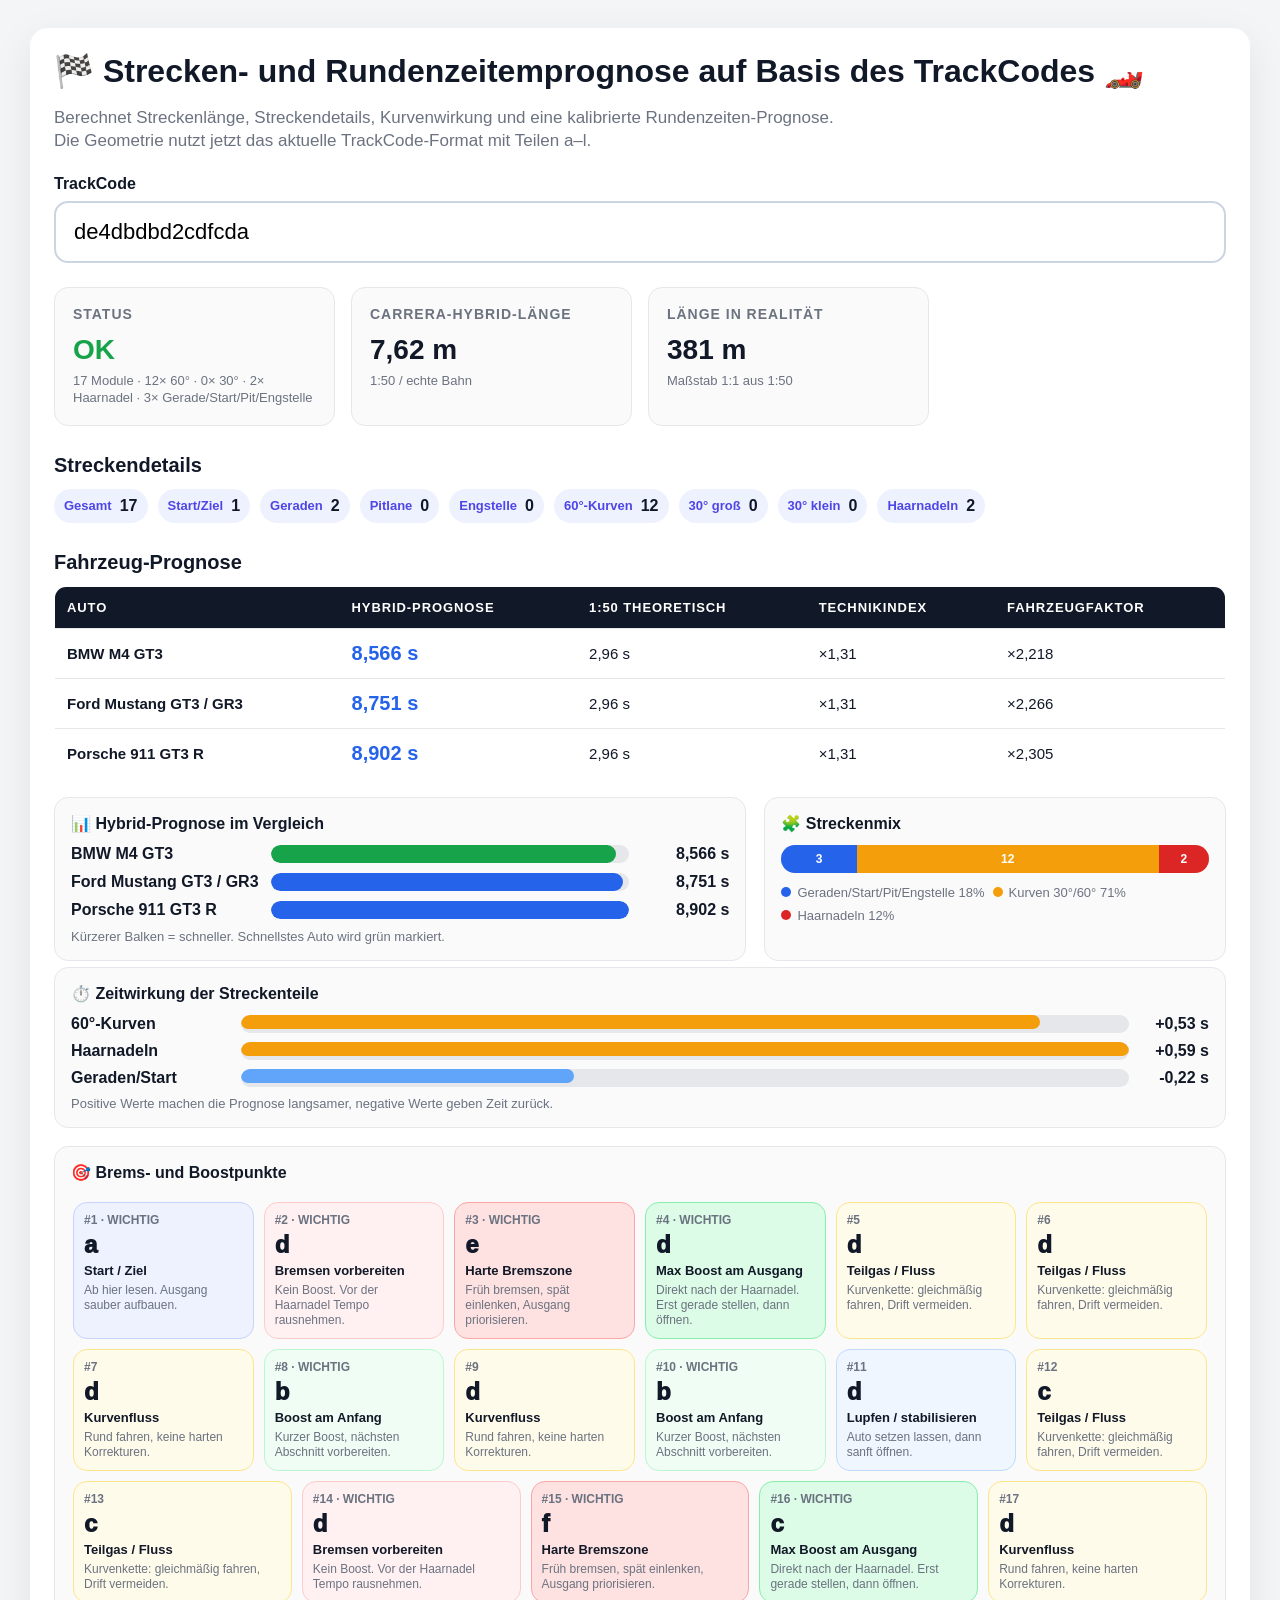
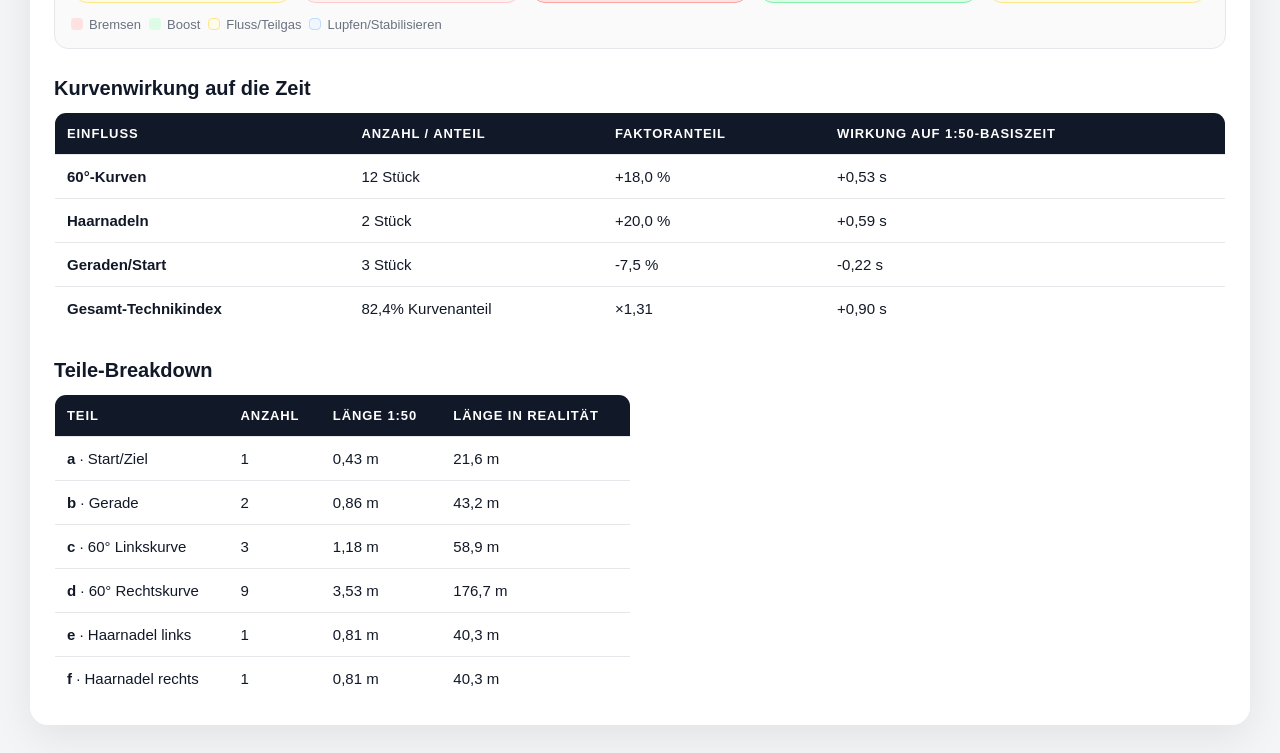
<file: TrackTools/index.html>
<!doctype html>
<html lang="de">
<head>
<meta charset="utf-8" />
<meta name="viewport" content="width=device-width,initial-scale=1" />
<title>🏁 Strecken- und Rundenzeitemprognose auf Basis des TrackCodes 🏎️</title>
<style>
  :root{--bg:#f4f5f7;--card:#fff;--text:#111827;--muted:#6b7280;--line:#e5e7eb;--dark:#111827;--accent:#2563eb;--good:#16a34a;--bad:#dc2626;--warn:#f59e0b;--soft:#fafafa;}
  *{box-sizing:border-box} body{margin:0;background:var(--bg);font-family:-apple-system,BlinkMacSystemFont,"Segoe UI",Roboto,Arial,sans-serif;color:var(--text)}
  .wrap{max-width:1220px;margin:28px auto;padding:24px;background:var(--card);border-radius:18px;box-shadow:0 12px 40px rgba(0,0,0,.08)}
  h1{margin:0 0 8px;font-size:32px} h2{font-size:20px;margin:28px 0 10px} p{color:var(--muted);font-size:17px;line-height:1.35}.label{font-weight:700;margin-top:22px;margin-bottom:8px}
  input{width:100%;font-size:22px;padding:16px 18px;border:2px solid #cbd5e1;border-radius:14px;outline:none;text-transform:none} input:focus{border-color:var(--accent);box-shadow:0 0 0 4px rgba(37,99,235,.15)}
  .cards{display:grid;grid-template-columns:repeat(4,1fr);gap:16px;margin:24px 0}.card{border:1px solid var(--line);border-radius:14px;padding:18px;background:var(--soft)}.k{font-size:14px;text-transform:uppercase;letter-spacing:.07em;color:var(--muted);font-weight:800}.v{font-size:28px;font-weight:900;margin-top:12px}.small{font-size:13px;color:var(--muted);margin-top:6px;line-height:1.35}
  table{width:100%;border-collapse:collapse;margin-top:12px;border:1px solid var(--line);border-radius:12px;overflow:hidden} thead{background:var(--dark);color:white} th,td{padding:13px 12px;border-bottom:1px solid var(--line);text-align:left} th{font-size:13px;text-transform:uppercase;letter-spacing:.07em} td{font-size:15px}.highlight{font-size:20px;font-weight:900;color:var(--accent)}
  .pillrow{display:flex;flex-wrap:wrap;gap:10px;margin:12px 0 20px}.pill{display:inline-flex;align-items:center;gap:8px;padding:8px 10px;border-radius:999px;background:#eef2ff;color:#3730a3;font-weight:800}.pill span{font-size:13px;color:#4f46e5}.pill b{font-size:16px;color:#111827}.ok{color:var(--good);font-weight:900}.bad{color:var(--bad);font-weight:900}.note{background:#fff7ed;border:1px solid #fed7aa;padding:12px 14px;border-radius:12px;color:#7c2d12;margin-top:16px;line-height:1.45}.footer{margin-top:22px;color:var(--muted);font-size:14px;line-height:1.45}.bar{height:22px;border-radius:999px;background:linear-gradient(90deg,#111827,#2563eb);margin-top:20px}.grid2{display:grid;grid-template-columns:1fr 1fr;gap:18px}.muted{color:var(--muted)}

  .vizgrid{display:grid;grid-template-columns:1.2fr .8fr;gap:18px;margin:18px 0 6px}.vizcard{border:1px solid var(--line);border-radius:14px;background:var(--soft);padding:16px}.viztitle{font-weight:900;margin-bottom:12px}.barrow{display:grid;grid-template-columns:190px 1fr 90px;gap:10px;align-items:center;margin:10px 0}.barlabel{font-weight:800}.bartrack{height:18px;background:#e5e7eb;border-radius:999px;overflow:hidden}.barfill{height:100%;background:var(--accent);border-radius:999px}.barfill.best{background:var(--good)}.barvalue{text-align:right;font-weight:900}.stackbar{display:flex;height:28px;border-radius:999px;overflow:hidden;background:#e5e7eb;margin:12px 0}.seg{height:100%;display:flex;align-items:center;justify-content:center;color:white;font-size:12px;font-weight:900;min-width:28px}.seg-straight{background:#2563eb}.seg-curve{background:#f59e0b}.seg-hairpin{background:#dc2626}.legend{display:flex;flex-wrap:wrap;gap:8px;margin-top:8px}.legend span{display:inline-flex;align-items:center;gap:6px;font-size:13px;color:var(--muted)}.dot{width:10px;height:10px;border-radius:999px;display:inline-block}.impactbar{display:grid;grid-template-columns:160px 1fr 70px;gap:10px;align-items:center;margin:9px 0}.impactfill{height:14px;border-radius:999px;background:var(--warn)}.impactfill.neg{background:#60a5fa}.impactNote{font-size:13px;color:var(--muted);margin-top:8px}


  .drivegrid{display:grid;grid-template-columns:1fr;gap:18px;margin:18px 0}.timeline{display:flex;flex-wrap:wrap;gap:10px;padding:8px 2px 6px}.zone{flex:1 1 160px;min-width:150px;border:1px solid var(--line);border-radius:14px;padding:10px;background:white}.zone .pos{font-size:12px;color:var(--muted);font-weight:800;text-transform:uppercase}.zone .part{font-size:24px;font-weight:950;margin:4px 0}.zone .act{font-size:13px;font-weight:900}.zone .tip{font-size:12px;color:var(--muted);margin-top:5px;line-height:1.25}.zone.brake{border-color:#fecaca;background:#fff1f2}.zone.hardbrake{border-color:#fca5a5;background:#fee2e2}.zone.boost{border-color:#bbf7d0;background:#f0fdf4}.zone.maxboost{border-color:#86efac;background:#dcfce7}.zone.flow{border-color:#fde68a;background:#fffbeb}.zone.lift{border-color:#bfdbfe;background:#eff6ff}.zone.start{border-color:#c7d2fe;background:#eef2ff}.driveLegend{display:flex;flex-wrap:wrap;gap:8px;margin-top:8px}.driveLegend span{font-size:13px;color:var(--muted);display:inline-flex;align-items:center;gap:6px}.square{width:12px;height:12px;border-radius:4px;display:inline-block}.recommendTable td:first-child{font-weight:900}.recommendTable .tag{font-weight:900;border-radius:999px;padding:4px 8px;display:inline-block}.tag.brake{background:#fee2e2;color:#991b1b}.tag.boost{background:#dcfce7;color:#166534}.tag.flow{background:#fef3c7;color:#92400e}.tag.lift{background:#dbeafe;color:#1e40af}.tag.start{background:#e0e7ff;color:#3730a3}

  @media(max-width:900px){.cards{grid-template-columns:1fr 1fr}.grid2{grid-template-columns:1fr} th,td{font-size:13px;padding:10px 8px}.wrap{margin:12px;padding:16px} h1{font-size:26px}}
  @media(max-width:900px){.vizgrid{grid-template-columns:1fr}.barrow{grid-template-columns:130px 1fr 70px}.impactbar{grid-template-columns:130px 1fr 60px}}
  @media(max-width:620px){.cards{grid-template-columns:1fr} table{display:block;overflow-x:auto;white-space:nowrap}}
</style>
</head>
<body>
<div class="wrap">
  <h1>🏁 Strecken- und Rundenzeitemprognose auf Basis des TrackCodes 🏎️</h1>
  <p>Berechnet Streckenlänge, Streckendetails, Kurvenwirkung und eine kalibrierte Rundenzeiten-Prognose. <br/>Die Geometrie nutzt jetzt das aktuelle TrackCode-Format mit Teilen a–l.</p>

  <div class="label">TrackCode</div>
  <input id="code" value="de4dbdbd2cdfcda" autocapitalize="none" autocomplete="off" spellcheck="false" />

  <div class="cards">
    <div class="card"><div class="k">Status</div><div id="status" class="v">–</div><div id="statusSmall" class="small"></div></div>
    <div class="card"><div class="k">Carrera-Hybrid-Länge</div><div id="modelLen" class="v">–</div><div class="small">1:50 / echte Bahn</div></div>
    <div class="card"><div class="k">Länge in Realität</div><div id="gameLen" class="v">–</div><div class="small">Maßstab 1:1 aus 1:50</div></div>
  </div>


      <div>
      <h2>Streckendetails</h2>
      <div class="pillrow" id="modulePills"></div>
    </div>


  <h2>Fahrzeug-Prognose</h2>
  <table>
    <thead>
      <tr>
        <th>Auto</th><th>Hybrid-Prognose</th><th>1:50 theoretisch</th><th>Technikindex</th><th>Fahrzeugfaktor</th>
      </tr>
    </thead>
    <tbody id="carRows"><tr><td colspan="5">Berechnung wird geladen…</td></tr></tbody>
  </table>

  <div class="vizgrid">
    <div class="vizcard">
      <div class="viztitle">📊 Hybrid-Prognose im Vergleich</div>
      <div id="carBars"></div>
      <div class="impactNote">Kürzerer Balken = schneller. Schnellstes Auto wird grün markiert.</div>
    </div>
    <div class="vizcard">
      <div class="viztitle">🧩 Streckenmix</div>
      <div id="mixBar" class="stackbar"></div>
      <div id="mixLegend" class="legend"></div>
    </div>
  </div>

  <div class="vizcard">
    <div class="viztitle">⏱️ Zeitwirkung der Streckenteile</div>
    <div id="impactBars"></div>
  </div>

  <div class="drivegrid">
    <div class="vizcard">
      <div class="viztitle">🎯 Brems- und Boostpunkte</div>
      <div id="driveTimeline" class="timeline"></div>
      <div class="driveLegend">
        <span><i class="square" style="background:#fee2e2"></i>Bremsen</span>
        <span><i class="square" style="background:#dcfce7"></i>Boost</span>
        <span><i class="square" style="background:#fffbeb;border:1px solid #fde68a"></i>Fluss/Teilgas</span>
        <span><i class="square" style="background:#eff6ff;border:1px solid #bfdbfe"></i>Lupfen/Stabilisieren</span>
      </div>
    </div>
  </div>

  <h2>Kurvenwirkung auf die Zeit</h2>
  <table>
    <thead>
      <tr>
        <th>Einfluss</th><th>Anzahl / Anteil</th><th>Faktoranteil</th><th>Wirkung auf 1:50-Basiszeit</th>
      </tr>
    </thead>
    <tbody id="impactRows"><tr><td colspan="4">Berechnung wird geladen…</td></tr></tbody>
  </table>

  <div class="grid2">
    <div>
      <h2>Teile-Breakdown</h2>
      <table>
        <thead><tr><th>Teil</th><th>Anzahl</th><th>Länge 1:50</th><th>Länge in Realität</th></tr></thead>
        <tbody id="breakdownRows"></tbody>
      </table>
    </div>
  </div>

</div>
<script>
(function(){
  'use strict';

  const SCALE = 50;
  const TRACK_HALF_WIDTH_CM = 12.5;
  const TIME_DIVISOR = 2.575; // kalibriert auf de4dbdbd2cdfcda mit aktueller Geometrie

  const parts = {
    a:{type:'line', lengthCm:43.2, group:'start', label:'Start/Ziel', short:'a', halfWidthCm:TRACK_HALF_WIDTH_CM, event:'start'},
    b:{type:'line', lengthCm:43.2, group:'straight', label:'Gerade', short:'b', halfWidthCm:TRACK_HALF_WIDTH_CM},
    c:{type:'curve60', radiusCm:37.5, angle:60, dir:-1, group:'curve', label:'60° Linkskurve', short:'c', halfWidthCm:TRACK_HALF_WIDTH_CM},
    d:{type:'curve60', radiusCm:37.5, angle:60, dir:1, group:'curve', label:'60° Rechtskurve', short:'d', halfWidthCm:TRACK_HALF_WIDTH_CM},
    e:{type:'hairpin', preLengthCm:21.7, radiusCm:18.75, angle:180, dir:-1, group:'hairpin', label:'Haarnadel links', short:'e', halfWidthCm:TRACK_HALF_WIDTH_CM},
    f:{type:'hairpin', preLengthCm:21.7, radiusCm:18.75, angle:180, dir:1, group:'hairpin', label:'Haarnadel rechts', short:'f', halfWidthCm:TRACK_HALF_WIDTH_CM},
    g:{type:'line', lengthCm:86.4, group:'pit', label:'Pitlane-Gerade', short:'g', halfWidthCm:TRACK_HALF_WIDTH_CM, event:'pit'},
    h:{type:'curve30large', radiusCm:112.43, angle:30, dir:-1, group:'curveLarge', label:'30° große Linkskurve', short:'h', halfWidthCm:TRACK_HALF_WIDTH_CM},
    i:{type:'curve30large', radiusCm:112.43, angle:30, dir:1, group:'curveLarge', label:'30° große Rechtskurve', short:'i', halfWidthCm:TRACK_HALF_WIDTH_CM},
    j:{type:'line', lengthCm:43.2, group:'narrow', label:'Engstelle / schmale Gerade', short:'j', halfWidthCm:TRACK_HALF_WIDTH_CM, event:'narrow'},
    k:{type:'curve30small', radiusCm:37.5, angle:30, dir:-1, group:'curveSmall', label:'30° kleine Linkskurve', short:'k', halfWidthCm:TRACK_HALF_WIDTH_CM},
    l:{type:'curve30small', radiusCm:37.5, angle:30, dir:1, group:'curveSmall', label:'30° kleine Rechtskurve', short:'l', halfWidthCm:TRACK_HALF_WIDTH_CM}
  };

  const cars = [
    {name:'BMW M4 GT3', factor:2.218, calibration:'8,565 s Referenz'},
    {name:'Ford Mustang GT3 / GR3', factor:2.266, calibration:'8,750 s Referenz'},
    {name:'Porsche 911 GT3 R', factor:2.305, calibration:'8,900 s Referenz'}
  ];

  function parseCode(raw){
    const code = String(raw || '').trim().toLowerCase();
    if(!code) return {ok:false, error:'Code ist leer.', tokens:[]};

    let i=0, tokens=[];
    let aCount = 0;
    let gCount = 0;

    while(i<code.length){
      let n='';
      while(i<code.length && code[i]>='0' && code[i]<='9'){
        n += code[i++];
      }

      // Der Low-Level-Tokenizer wäre permissiv; im UI behandeln wir trailing digits als unvollständig.
      if(i>=code.length) return {ok:false,error:'Zahl ohne Streckenteil am Ende.',tokens:[]};

      const ch = code[i++];
      if(!parts[ch]) return {ok:false,error:'Unbekanntes Streckenteil: '+ch,tokens:[]};

      const count = n ? parseInt(n,10) : 1;
      if(!Number.isFinite(count) || count < 1 || count > 999) return {ok:false,error:'Ungültiger Faktor bei '+ch+'.',tokens:[]};

      if(ch === 'a') aCount += count;
      if(ch === 'g') gCount += count;

      tokens.push({ch,count});
    }

    if(aCount !== 1) return {ok:false,error:'TrackCode muss genau ein Start/Ziel a enthalten.',tokens};
    if(gCount > 1) return {ok:false,error:'Pitlane g darf höchstens einmal vorkommen.',tokens};

    return {ok:true,error:'',tokens};
  }

  function arcLenCm(radiusCm, angleDeg){ return radiusCm * (angleDeg * Math.PI / 180); }
  function partLengthCm(p){
    if(p.type === 'line') return p.lengthCm;
    if(p.type === 'hairpin') return (p.preLengthCm || 0) + arcLenCm(p.radiusCm, p.angle);
    if(p.radiusCm && p.angle) return arcLenCm(p.radiusCm, p.angle);
    return 0;
  }

  function addAreaPoint(points, x, y, halfWidthCm){ points.push({x,y,halfWidthCm}); }

  function computeBounds(points){
    let minX=Infinity, maxX=-Infinity, minY=Infinity, maxY=-Infinity;
    points.forEach(p=>{
      minX = Math.min(minX, p.x - p.halfWidthCm);
      maxX = Math.max(maxX, p.x + p.halfWidthCm);
      minY = Math.min(minY, p.y - p.halfWidthCm);
      maxY = Math.max(maxY, p.y + p.halfWidthCm);
    });
    return {widthCm:maxX-minX, depthCm:maxY-minY, areaM2:((maxX-minX)/100)*((maxY-minY)/100)};
  }

  function rotatePoint(x,y,a){
    const ca=Math.cos(a), sa=Math.sin(a);
    return {x:x*ca-y*sa, y:x*sa+y*ca};
  }

  function computeOptimizedBounds(points){
    if(!points.length) return {widthCm:0,depthCm:0,areaM2:0,angleDeg:0};
    let best=null;
    for(let deg=0; deg<180; deg+=1){
      const a=deg*Math.PI/180;
      const rotated = points.map(p=>{
        const r=rotatePoint(p.x,p.y,a);
        return {x:r.x,y:r.y,halfWidthCm:p.halfWidthCm};
      });
      const b=computeBounds(rotated);
      if(!best || b.areaM2<best.areaM2) best={...b,angleDeg:deg};
    }
    return best;
  }

  function buildAreaPoints(tokens){
    let x=0, y=0, th=0;
    const points=[];
    addAreaPoint(points,x,y,TRACK_HALF_WIDTH_CM);

    function addLine(lengthCm, halfWidthCm){
      x += lengthCm * Math.cos(th);
      y += lengthCm * Math.sin(th);
      addAreaPoint(points,x,y,halfWidthCm);
    }

    function addCurve(p){
      const R = p.radiusCm;
      const dir = p.dir || 1;
      const ang = (p.angle || 60) * Math.PI/180 * dir;
      const steps = Math.max(20, Math.ceil(Math.abs((p.angle || 60))/3));
      const startX=x, startY=y, startTh=th;
      for(let s=1;s<=steps;s++){
        const dt=ang*s/steps;
        const px=startX + R*(Math.sin(startTh+dt)-Math.sin(startTh));
        const py=startY + R*(-Math.cos(startTh+dt)+Math.cos(startTh));
        addAreaPoint(points,px,py,p.halfWidthCm);
      }
      x = startX + R*(Math.sin(startTh+ang)-Math.sin(startTh));
      y = startY + R*(-Math.cos(startTh+ang)+Math.cos(startTh));
      th += ang;
      addAreaPoint(points,x,y,p.halfWidthCm);
    }

    tokens.forEach(t=>{
      for(let k=0;k<t.count;k++){
        const p=parts[t.ch];
        if(p.type === 'line'){
          addLine(p.lengthCm, p.halfWidthCm);
        } else {
          if(p.preLengthCm) addLine(p.preLengthCm, p.halfWidthCm);
          addCurve(p);
        }
      }
    });

    return {current:computeBounds(points), optimized:computeOptimizedBounds(points)};
  }

  function analyse(tokens){
    let lenCm=0, straights=0, start=0, pit=0, narrow=0, curves60=0, curves30Large=0, curves30Small=0, hairpins=0, modules=0;
    const byKey = {};
    tokens.forEach(t=>{
      const p=parts[t.ch];
      const single = partLengthCm(p);
      const total = single * t.count;
      lenCm += total; modules += t.count;
      byKey[t.ch] = (byKey[t.ch] || {count:0,lenCm:0});
      byKey[t.ch].count += t.count; byKey[t.ch].lenCm += total;
      if(p.type === 'line'){
        if(p.group === 'start') start += t.count;
        else if(p.group === 'pit') pit += t.count;
        else if(p.group === 'narrow') narrow += t.count;
        else straights += t.count;
      } else if(p.type === 'hairpin'){
        hairpins += t.count;
      } else if(p.angle === 60){
        curves60 += t.count;
      } else if(p.group === 'curveLarge'){
        curves30Large += t.count;
      } else if(p.group === 'curveSmall'){
        curves30Small += t.count;
      }
    });

    const modelM = lenCm / 100;
    const gameM = modelM * SCALE;
    const straightModules = straights + start + pit + narrow;
    const curveModules = curves60 + curves30Large + curves30Small + hairpins;
    const curveRatio = modules ? curveModules / modules : 0;
    const straightRatio = modules ? straightModules / modules : 0;

    const curve60Part = 0.015 * curves60;
    const large30Part = 0.008 * curves30Large;
    const small30Part = 0.010 * curves30Small;
    const hairpinPart = 0.10 * hairpins;
    const straightPart = -0.025 * (straights + start + pit);
    const narrowPart = 0.035 * narrow;
    const rawTechMalus = 1 + curve60Part + large30Part + small30Part + hairpinPart + straightPart + narrowPart;
    const techMalus = Math.max(0.95, rawTechMalus);
    const theoretical150 = modelM / TIME_DIVISOR;
    const area = buildAreaPoints(tokens);

    return {lenCm,modelM,gameM,straights,start,pit,narrow,curves60,curves30Large,curves30Small,hairpins,modules,curveModules,straightModules,curveRatio,straightRatio,techMalus,theoretical150,byKey,area,curve60Part,large30Part,small30Part,hairpinPart,straightPart,narrowPart};
  }

  function fmt(n,d=2){ return Number.isFinite(n) ? n.toLocaleString('de-DE',{minimumFractionDigits:d,maximumFractionDigits:d}) : '–'; }
  function pct(n,d=1){ return Number.isFinite(n) ? (n*100).toLocaleString('de-DE',{minimumFractionDigits:d,maximumFractionDigits:d})+'%' : '–'; }

  function reset(msg){
    document.getElementById('status').innerHTML = '<span class="bad">Ungültig</span>';
    document.getElementById('statusSmall').textContent = msg;
    document.getElementById('modelLen').textContent = '–';
    document.getElementById('gameLen').textContent = '–';
    document.getElementById('carRows').innerHTML = '<tr><td colspan="5">Gib einen gültigen TrackCode ein.</td></tr>';
    document.getElementById('impactRows').innerHTML = '<tr><td colspan="4">Gib einen gültigen TrackCode ein.</td></tr>';
    document.getElementById('carBars').innerHTML = '';
    document.getElementById('mixBar').innerHTML = '';
    document.getElementById('mixLegend').innerHTML = '';
    document.getElementById('impactBars').innerHTML = '';
    document.getElementById('driveTimeline').innerHTML = '';
    const driveRows = document.getElementById('driveRows');
    if(driveRows) driveRows.innerHTML = '<tr><td colspan="4">Gib einen gültigen TrackCode ein.</td></tr>';
    const detailRows = document.getElementById('detailRows');
    if(detailRows) detailRows.innerHTML = '';
    document.getElementById('breakdownRows').innerHTML = '';
    document.getElementById('modulePills').innerHTML = '';
  }



  function expandTokens(tokens){
    const expanded=[];
    tokens.forEach(t=>{
      for(let i=0;i<t.count;i++) expanded.push(t.ch);
    });
    return expanded;
  }

  function reorderFromStartFinish(tokens){
    const expanded = expandTokens(tokens);
    const startIndex = expanded.indexOf('a');
    if(startIndex < 0) return expanded;
    return expanded.slice(startIndex).concat(expanded.slice(0,startIndex));
  }

  function groupLabel(g){ return g.ch; }

  function zoneForTile(seq, index){
    const ch = seq[index];
    const prev = seq[(index-1+seq.length)%seq.length];
    const next = seq[(index+1)%seq.length];
    const p = parts[ch];

    if(ch === 'a') return {cls:'start', action:'Start / Ziel', tag:'start', tip:'Ab hier lesen. Ausgang sauber aufbauen.'};
    if(ch === 'g') return {cls:'boost', action:'Pitlane / kontrolliert schnell', tag:'boost', tip:'Nur boosten, wenn Einfahrt/Ausfahrt frei und stabil ist.'};
    if(ch === 'j') return {cls:'lift', action:'Engstelle: lupfen', tag:'lift', tip:'Nicht überfahren. Auto stabil und mittig halten.'};
    if(p.type === 'hairpin') return {cls:'hardbrake', action:'Harte Bremszone', tag:'brake', tip:'Früh bremsen, spät einlenken, Ausgang priorisieren.'};
    if(next && parts[next]?.type === 'hairpin') return {cls:'brake', action:'Bremsen vorbereiten', tag:'brake', tip:'Kein Boost. Vor der Haarnadel Tempo rausnehmen.'};
    if(prev && parts[prev]?.type === 'hairpin') return {cls:'maxboost', action:'Max Boost am Ausgang', tag:'boost', tip:'Direkt nach der Haarnadel. Erst gerade stellen, dann öffnen.'};

    if(p.type === 'line') {
      const prevSameLine = prev === ch && (ch === 'b' || ch === 'g');
      const nextSameLine = next === ch && (ch === 'b' || ch === 'g');
      const nextIsHard = next && (parts[next]?.type === 'hairpin' || parts[next]?.group === 'curveSmall');
      if(!prevSameLine) return {cls:'boost', action:'Boost am Anfang', tag:'boost', tip: nextSameLine ? 'Lange Gerade beginnt hier. Früh boosten, danach halten.' : 'Kurzer Boost, nächsten Abschnitt vorbereiten.'};
      if(nextIsHard && !nextSameLine) return {cls:'brake', action:'Bremspunkt vorbereiten', tag:'brake', tip:'Gerade endet vor harter Kurve. Boost rausnehmen.'};
      return {cls:'flow', action:'Vollgas halten', tag:'flow', tip:'Boost nicht neu setzen. Linie halten.'};
    }

    if(p.group === 'curveSmall') return {cls:'lift', action:'Lupfen / stabilisieren', tag:'lift', tip:'Kleine 30°-Kurve: sauber setzen, nicht reißen.'};
    if(p.group === 'curveLarge') return {cls:'flow', action:'Flüssig durchziehen', tag:'flow', tip:'Großer Radius. Möglichst wenig Lenk-Korrektur.'};
    if(p.angle === 60){
      if(prev && parts[prev]?.angle === 60 && next && parts[next]?.angle === 60){
        return {cls:'flow', action:'Teilgas / Fluss', tag:'flow', tip:'Kurvenkette: gleichmäßig fahren, Drift vermeiden.'};
      }
      if(next && parts[next]?.angle) return {cls:'lift', action:'Lupfen / stabilisieren', tag:'lift', tip:'Auto setzen lassen, dann sanft öffnen.'};
      return {cls:'flow', action:'Kurvenfluss', tag:'flow', tip:'Rund fahren, keine harten Korrekturen.'};
    }
    return {cls:'flow', action:'Fahrfluss', tag:'flow', tip:'Sauber halten.'};
  }

  function renderDrivingPlan(tokens){
    const seq = reorderFromStartFinish(tokens);
    const timeline = document.getElementById('driveTimeline');

    timeline.innerHTML = seq.map((ch,i)=>{
      const z = zoneForTile(seq,i);
      const isImportant = z.tag === 'brake' || z.tag === 'boost' || z.tag === 'start';
      return '<div class="zone '+z.cls+'">'+
        '<div class="pos">#'+(i+1)+(isImportant ? ' · wichtig' : '')+'</div>'+ 
        '<div class="part">'+ch+'</div>'+ 
        '<div class="act">'+z.action+'</div>'+ 
        '<div class="tip">'+z.tip+'</div>'+ 
      '</div>';
    }).join('');
  }

  function update(){
    const input = document.getElementById('code');
    input.value = input.value.trim().toLowerCase();
    const parsed = parseCode(input.value);
    if(!parsed.ok){ reset(parsed.error); return; }
    const a = analyse(parsed.tokens);
    renderDrivingPlan(parsed.tokens);
    document.getElementById('status').innerHTML = '<span class="ok">OK</span>';
    document.getElementById('statusSmall').textContent = a.modules+' Module · '+a.curves60+'× 60° · '+(a.curves30Large+a.curves30Small)+'× 30° · '+a.hairpins+'× Haarnadel · '+a.straightModules+'× Gerade/Start/Pit/Engstelle';
    document.getElementById('modelLen').textContent = fmt(a.modelM,2)+' m';
    document.getElementById('gameLen').textContent = fmt(a.gameM,0)+' m';

    document.getElementById('carRows').innerHTML = cars.map(c=>{
      const hybrid = a.theoretical150 * a.techMalus * c.factor;
      return '<tr>'+ 
        '<td><strong>'+c.name+'</strong></td>'+ 
        '<td class="highlight">'+fmt(hybrid,3)+' s</td>'+ 
        '<td>'+fmt(a.theoretical150,2)+' s</td>'+ 
        '<td>×'+fmt(a.techMalus,2)+'</td>'+ 
        '<td>×'+fmt(c.factor,3)+'</td>'+ 

      '</tr>';
    }).join('');

    const carResults = cars.map(c=>({name:c.name, hybrid:a.theoretical150*a.techMalus*c.factor}));
    const fastest = Math.min(...carResults.map(c=>c.hybrid));
    const slowest = Math.max(...carResults.map(c=>c.hybrid));
    document.getElementById('carBars').innerHTML = carResults.map(c=>{
      const width = slowest > 0 ? Math.max(8, (c.hybrid/slowest)*100) : 0;
      const isBest = Math.abs(c.hybrid-fastest) < 0.0001;
      return '<div class="barrow">'+
        '<div class="barlabel">'+c.name+'</div>'+
        '<div class="bartrack"><div class="barfill '+(isBest?'best':'')+'" style="width:'+width+'%"></div></div>'+
        '<div class="barvalue">'+fmt(c.hybrid,3)+' s</div>'+
      '</div>';
    }).join('');

    const straightCount = a.straightModules;
    const curveCount = a.curves60 + a.curves30Large + a.curves30Small;
    const hairpinCount = a.hairpins;
    const totalMix = Math.max(1, straightCount + curveCount + hairpinCount);
    const straightPct = straightCount / totalMix * 100;
    const curvePct = curveCount / totalMix * 100;
    const hairpinPct = hairpinCount / totalMix * 100;
    document.getElementById('mixBar').innerHTML =
      '<div class="seg seg-straight" style="width:'+straightPct+'%">'+straightCount+'</div>'+ 
      '<div class="seg seg-curve" style="width:'+curvePct+'%">'+curveCount+'</div>'+ 
      '<div class="seg seg-hairpin" style="width:'+hairpinPct+'%">'+hairpinCount+'</div>';
    document.getElementById('mixLegend').innerHTML =
      '<span><i class="dot" style="background:#2563eb"></i>Geraden/Start/Pit/Engstelle '+pct(straightCount/totalMix,0)+'</span>'+ 
      '<span><i class="dot" style="background:#f59e0b"></i>Kurven 30°/60° '+pct(curveCount/totalMix,0)+'</span>'+ 
      '<span><i class="dot" style="background:#dc2626"></i>Haarnadeln '+pct(hairpinCount/totalMix,0)+'</span>';


    const curveFactorPart = a.curve60Part + a.large30Part + a.small30Part;
    const hairpinFactorPart = a.hairpinPart;
    const straightFactorPart = a.straightPart;
    const narrowFactorPart = a.narrowPart;
    const rawTech = 1 + curveFactorPart + hairpinFactorPart + straightFactorPart + narrowFactorPart;
    const clampedNote = rawTech < 0.95 ? ' · auf Minimum 0,95 begrenzt' : '';
    const curveSec = a.theoretical150 * curveFactorPart;
    const hairpinSec = a.theoretical150 * hairpinFactorPart;
    const straightSec = a.theoretical150 * straightFactorPart;
    const narrowSec = a.theoretical150 * narrowFactorPart;
    const techSec = a.theoretical150 * (a.techMalus - 1);

    document.getElementById('impactRows').innerHTML = [
      ['60°-Kurven', a.curves60+' Stück', '+'+fmt(a.curve60Part*100,1)+' %', '+'+fmt(a.theoretical150*a.curve60Part,2)+' s'],
      ['30° große Kurven', a.curves30Large+' Stück', '+'+fmt(a.large30Part*100,1)+' %', '+'+fmt(a.theoretical150*a.large30Part,2)+' s'],
      ['30° kleine Kurven', a.curves30Small+' Stück', '+'+fmt(a.small30Part*100,1)+' %', '+'+fmt(a.theoretical150*a.small30Part,2)+' s'],
      ['Haarnadeln', a.hairpins+' Stück', '+'+fmt(hairpinFactorPart*100,1)+' %', '+'+fmt(hairpinSec,2)+' s'],
      ['Geraden/Start/Pit', (a.straights+a.start+a.pit)+' Stück', fmt(straightFactorPart*100,1)+' %', fmt(straightSec,2)+' s'],
      ['Engstelle', a.narrow+' Stück', '+'+fmt(narrowFactorPart*100,1)+' %', '+'+fmt(narrowSec,2)+' s'],
      ['Gesamt-Technikindex', pct(a.curveRatio,1)+' Kurvenanteil', '×'+fmt(a.techMalus,2)+clampedNote, (techSec>=0?'+':'')+fmt(techSec,2)+' s']
    ].map(r=>'<tr><td><strong>'+r[0]+'</strong></td><td>'+r[1]+'</td><td>'+r[2]+'</td><td>'+r[3]+'</td></tr>').join('');

    const impactMax = Math.max(Math.abs(curveSec), Math.abs(hairpinSec), Math.abs(straightSec), Math.abs(narrowSec), 0.01);
    document.getElementById('impactBars').innerHTML = [
      ['Kurven gesamt', curveSec],
      ['Haarnadeln', hairpinSec],
      ['Geraden/Start/Pit', straightSec],
      ['Engstelle', narrowSec]
    ].map(row=>{
      const label=row[0], sec=row[1];
      const width=Math.max(3, Math.abs(sec)/impactMax*100);
      return '<div class="impactbar">'+
        '<div class="barlabel">'+label+'</div>'+ 
        '<div class="bartrack"><div class="impactfill '+(sec<0?'neg':'')+'" style="width:'+width+'%"></div></div>'+ 
        '<div class="barvalue">'+(sec>=0?'+':'')+fmt(sec,2)+' s</div>'+ 
      '</div>';
    }).join('') + '<div class="impactNote">Positive Werte machen die Prognose langsamer, negative Werte geben Zeit zurück.</div>';


    document.getElementById('modulePills').innerHTML = '';
  }



  function expandTokens(tokens){
    const expanded=[];
    tokens.forEach(t=>{
      for(let i=0;i<t.count;i++) expanded.push(t.ch);
    });
    return expanded;
  }

  function reorderFromStartFinish(tokens){
    const expanded = expandTokens(tokens);
    const startIndex = expanded.indexOf('a');
    if(startIndex < 0) return expanded;
    return expanded.slice(startIndex).concat(expanded.slice(0,startIndex));
  }

  function groupLabel(g){ return g.ch; }

  function zoneForTile(seq, index){
    const ch = seq[index];
    const prev = seq[(index-1+seq.length)%seq.length];
    const next = seq[(index+1)%seq.length];
    const p = parts[ch];

    if(ch === 'a') return {cls:'start', action:'Start / Ziel', tag:'start', tip:'Ab hier lesen. Ausgang sauber aufbauen.'};
    if(ch === 'g') return {cls:'boost', action:'Pitlane / kontrolliert schnell', tag:'boost', tip:'Nur boosten, wenn Einfahrt/Ausfahrt frei und stabil ist.'};
    if(ch === 'j') return {cls:'lift', action:'Engstelle: lupfen', tag:'lift', tip:'Nicht überfahren. Auto stabil und mittig halten.'};
    if(p.type === 'hairpin') return {cls:'hardbrake', action:'Harte Bremszone', tag:'brake', tip:'Früh bremsen, spät einlenken, Ausgang priorisieren.'};
    if(next && parts[next]?.type === 'hairpin') return {cls:'brake', action:'Bremsen vorbereiten', tag:'brake', tip:'Kein Boost. Vor der Haarnadel Tempo rausnehmen.'};
    if(prev && parts[prev]?.type === 'hairpin') return {cls:'maxboost', action:'Max Boost am Ausgang', tag:'boost', tip:'Direkt nach der Haarnadel. Erst gerade stellen, dann öffnen.'};

    if(p.type === 'line') {
      const prevSameLine = prev === ch && (ch === 'b' || ch === 'g');
      const nextSameLine = next === ch && (ch === 'b' || ch === 'g');
      const nextIsHard = next && (parts[next]?.type === 'hairpin' || parts[next]?.group === 'curveSmall');
      if(!prevSameLine) return {cls:'boost', action:'Boost am Anfang', tag:'boost', tip: nextSameLine ? 'Lange Gerade beginnt hier. Früh boosten, danach halten.' : 'Kurzer Boost, nächsten Abschnitt vorbereiten.'};
      if(nextIsHard && !nextSameLine) return {cls:'brake', action:'Bremspunkt vorbereiten', tag:'brake', tip:'Gerade endet vor harter Kurve. Boost rausnehmen.'};
      return {cls:'flow', action:'Vollgas halten', tag:'flow', tip:'Boost nicht neu setzen. Linie halten.'};
    }

    if(p.group === 'curveSmall') return {cls:'lift', action:'Lupfen / stabilisieren', tag:'lift', tip:'Kleine 30°-Kurve: sauber setzen, nicht reißen.'};
    if(p.group === 'curveLarge') return {cls:'flow', action:'Flüssig durchziehen', tag:'flow', tip:'Großer Radius. Möglichst wenig Lenk-Korrektur.'};
    if(p.angle === 60){
      if(prev && parts[prev]?.angle === 60 && next && parts[next]?.angle === 60){
        return {cls:'flow', action:'Teilgas / Fluss', tag:'flow', tip:'Kurvenkette: gleichmäßig fahren, Drift vermeiden.'};
      }
      if(next && parts[next]?.angle) return {cls:'lift', action:'Lupfen / stabilisieren', tag:'lift', tip:'Auto setzen lassen, dann sanft öffnen.'};
      return {cls:'flow', action:'Kurvenfluss', tag:'flow', tip:'Rund fahren, keine harten Korrekturen.'};
    }
    return {cls:'flow', action:'Fahrfluss', tag:'flow', tip:'Sauber halten.'};
  }

  function renderDrivingPlan(tokens){
    const seq = reorderFromStartFinish(tokens);
    const timeline = document.getElementById('driveTimeline');

    timeline.innerHTML = seq.map((ch,i)=>{
      const z = zoneForTile(seq,i);
      const isImportant = z.tag === 'brake' || z.tag === 'boost' || z.tag === 'start';
      return '<div class="zone '+z.cls+'">'+
        '<div class="pos">#'+(i+1)+(isImportant ? ' · wichtig' : '')+'</div>'+ 
        '<div class="part">'+ch+'</div>'+ 
        '<div class="act">'+z.action+'</div>'+ 
        '<div class="tip">'+z.tip+'</div>'+ 
      '</div>';
    }).join('');
  }

  function update(){
    const input = document.getElementById('code');
    input.value = input.value.trim().toLowerCase();
    const parsed = parseCode(input.value);
    if(!parsed.ok){ reset(parsed.error); return; }
    const a = analyse(parsed.tokens);
    renderDrivingPlan(parsed.tokens);
    document.getElementById('status').innerHTML = '<span class="ok">OK</span>';
    document.getElementById('statusSmall').textContent = a.modules+' Module · '+a.curves60+'× 60° · '+(a.curves30Large+a.curves30Small)+'× 30° · '+a.hairpins+'× Haarnadel · '+a.straightModules+'× Gerade/Start/Pit/Engstelle';
    document.getElementById('modelLen').textContent = fmt(a.modelM,2)+' m';
    document.getElementById('gameLen').textContent = fmt(a.gameM,0)+' m';

    document.getElementById('carRows').innerHTML = cars.map(c=>{
      const hybrid = a.theoretical150 * a.techMalus * c.factor;
      return '<tr>'+ 
        '<td><strong>'+c.name+'</strong></td>'+ 
        '<td class="highlight">'+fmt(hybrid,3)+' s</td>'+ 
        '<td>'+fmt(a.theoretical150,2)+' s</td>'+ 
        '<td>×'+fmt(a.techMalus,2)+'</td>'+ 
        '<td>×'+fmt(c.factor,3)+'</td>'+ 

      '</tr>';
    }).join('');

    const carResults = cars.map(c=>({name:c.name, hybrid:a.theoretical150*a.techMalus*c.factor}));
    const fastest = Math.min(...carResults.map(c=>c.hybrid));
    const slowest = Math.max(...carResults.map(c=>c.hybrid));
    document.getElementById('carBars').innerHTML = carResults.map(c=>{
      const width = slowest > 0 ? Math.max(8, (c.hybrid/slowest)*100) : 0;
      const isBest = Math.abs(c.hybrid-fastest) < 0.0001;
      return '<div class="barrow">'+
        '<div class="barlabel">'+c.name+'</div>'+
        '<div class="bartrack"><div class="barfill '+(isBest?'best':'')+'" style="width:'+width+'%"></div></div>'+
        '<div class="barvalue">'+fmt(c.hybrid,3)+' s</div>'+
      '</div>';
    }).join('');

    const straightCount = a.straightModules;
    const curveCount = a.curves60 + a.curves30Large + a.curves30Small;
    const hairpinCount = a.hairpins;
    const totalMix = Math.max(1, straightCount + curveCount + hairpinCount);
    const straightPct = straightCount / totalMix * 100;
    const curvePct = curveCount / totalMix * 100;
    const hairpinPct = hairpinCount / totalMix * 100;
    document.getElementById('mixBar').innerHTML =
      '<div class="seg seg-straight" style="width:'+straightPct+'%">'+straightCount+'</div>'+ 
      '<div class="seg seg-curve" style="width:'+curvePct+'%">'+curveCount+'</div>'+ 
      '<div class="seg seg-hairpin" style="width:'+hairpinPct+'%">'+hairpinCount+'</div>';
    document.getElementById('mixLegend').innerHTML =
      '<span><i class="dot" style="background:#2563eb"></i>Geraden/Start/Pit/Engstelle '+pct(straightCount/totalMix,0)+'</span>'+ 
      '<span><i class="dot" style="background:#f59e0b"></i>Kurven 30°/60° '+pct(curveCount/totalMix,0)+'</span>'+ 
      '<span><i class="dot" style="background:#dc2626"></i>Haarnadeln '+pct(hairpinCount/totalMix,0)+'</span>';


    const curveFactorPart = 0.015 * a.curves60;
    const hairpinFactorPart = 0.10 * a.hairpins;
    const straightFactorPart = -0.025 * (a.straights + a.start);
    const rawTech = 1 + curveFactorPart + hairpinFactorPart + straightFactorPart;
    const clampedNote = rawTech < 0.95 ? ' · auf Minimum 0,95 begrenzt' : '';
    const curveSec = a.theoretical150 * curveFactorPart;
    const hairpinSec = a.theoretical150 * hairpinFactorPart;
    const straightSec = a.theoretical150 * straightFactorPart;
    const techSec = a.theoretical150 * (a.techMalus - 1);

    document.getElementById('impactRows').innerHTML = [
      ['60°-Kurven', a.curves60+' Stück', '+'+fmt(curveFactorPart*100,1)+' %', '+'+fmt(curveSec,2)+' s'],
      ['Haarnadeln', a.hairpins+' Stück', '+'+fmt(hairpinFactorPart*100,1)+' %', '+'+fmt(hairpinSec,2)+' s'],
      ['Geraden/Start', (a.straights+a.start)+' Stück', fmt(straightFactorPart*100,1)+' %', fmt(straightSec,2)+' s'],
      ['Gesamt-Technikindex', pct(a.curveRatio,1)+' Kurvenanteil', '×'+fmt(a.techMalus,2)+clampedNote, (techSec>=0?'+':'')+fmt(techSec,2)+' s']
    ].map(r=>'<tr><td><strong>'+r[0]+'</strong></td><td>'+r[1]+'</td><td>'+r[2]+'</td><td>'+r[3]+'</td></tr>').join('');

    const impactMax = Math.max(Math.abs(curveSec), Math.abs(hairpinSec), Math.abs(straightSec), 0.01);
    document.getElementById('impactBars').innerHTML = [
      ['60°-Kurven', curveSec, '+'],
      ['Haarnadeln', hairpinSec, '+'],
      ['Geraden/Start', straightSec, '']
    ].map(row=>{
      const label=row[0], sec=row[1];
      const width=Math.max(3, Math.abs(sec)/impactMax*100);
      return '<div class="impactbar">'+
        '<div class="barlabel">'+label+'</div>'+
        '<div class="bartrack"><div class="impactfill '+(sec<0?'neg':'')+'" style="width:'+width+'%"></div></div>'+
        '<div class="barvalue">'+(sec>=0?'+':'')+fmt(sec,2)+' s</div>'+
      '</div>';
    }).join('') + '<div class="impactNote">Positive Werte machen die Prognose langsamer, negative Werte geben Zeit zurück.</div>';


    document.getElementById('modulePills').innerHTML = [
      ['Gesamt', a.modules], ['Start/Ziel', a.start], ['Geraden', a.straights], ['Pitlane', a.pit], ['Engstelle', a.narrow], ['60°-Kurven', a.curves60], ['30° groß', a.curves30Large], ['30° klein', a.curves30Small], ['Haarnadeln', a.hairpins]
    ].map(x=>'<div class="pill"><span>'+x[0]+'</span><b>'+x[1]+'</b></div>').join('');

    const curveLenCm = Object.keys(a.byKey).reduce((sum,k)=> parts[k].type !== 'line' ? sum + a.byKey[k].lenCm : sum, 0);
    const straightLenCm = a.lenCm - curveLenCm;
    const detailRows = document.getElementById('detailRows');
    if(detailRows){
      detailRows.innerHTML = [
        ['Carrera-Hybrid-Länge', fmt(a.modelM,2)+' m'],
        ['Länge in Realität ×50', fmt(a.gameM,0)+' m'],
        ['Gesamtlänge in cm', fmt(a.lenCm,1)+' cm'],
        ['Länge Geraden/Start', fmt(straightLenCm/100,2)+' m'],
        ['Länge Kurven/Haarnadeln', fmt(curveLenCm/100,2)+' m'],
        ['Kurvenanteil nach Modulen', pct(a.curveRatio,1)],
        ['Geradenanteil nach Modulen', pct(a.straightRatio,1)],
        ['Theoretische 1:50-Basiszeit', fmt(a.theoretical150,2)+' s'],
        ['Technikindex', '×'+fmt(a.techMalus,2)]
      ].map(r=>'<tr><td>'+r[0]+'</td><td><strong>'+r[1]+'</strong></td></tr>').join('');
    }

    const order = ['a','b','g','j','c','d','h','i','k','l','e','f'];
    document.getElementById('breakdownRows').innerHTML = order.filter(k=>a.byKey[k]).map(k=>{
      const p=parts[k], d=a.byKey[k];
      return '<tr>'+ 
        '<td><strong>'+k+'</strong> · '+p.label+'</td>'+ 
        '<td>'+d.count+'</td>'+ 
        '<td>'+fmt(d.lenCm/100,2)+' m</td>'+ 
        '<td>'+fmt((d.lenCm/100)*SCALE,1)+' m</td>'+ 
      '</tr>';
    }).join('');

  }

  const input = document.getElementById('code');
  input.addEventListener('input', update);
  input.addEventListener('change', update);
  document.addEventListener('DOMContentLoaded', update);
  update();
})();
</script>
</body>
</html>
</file>
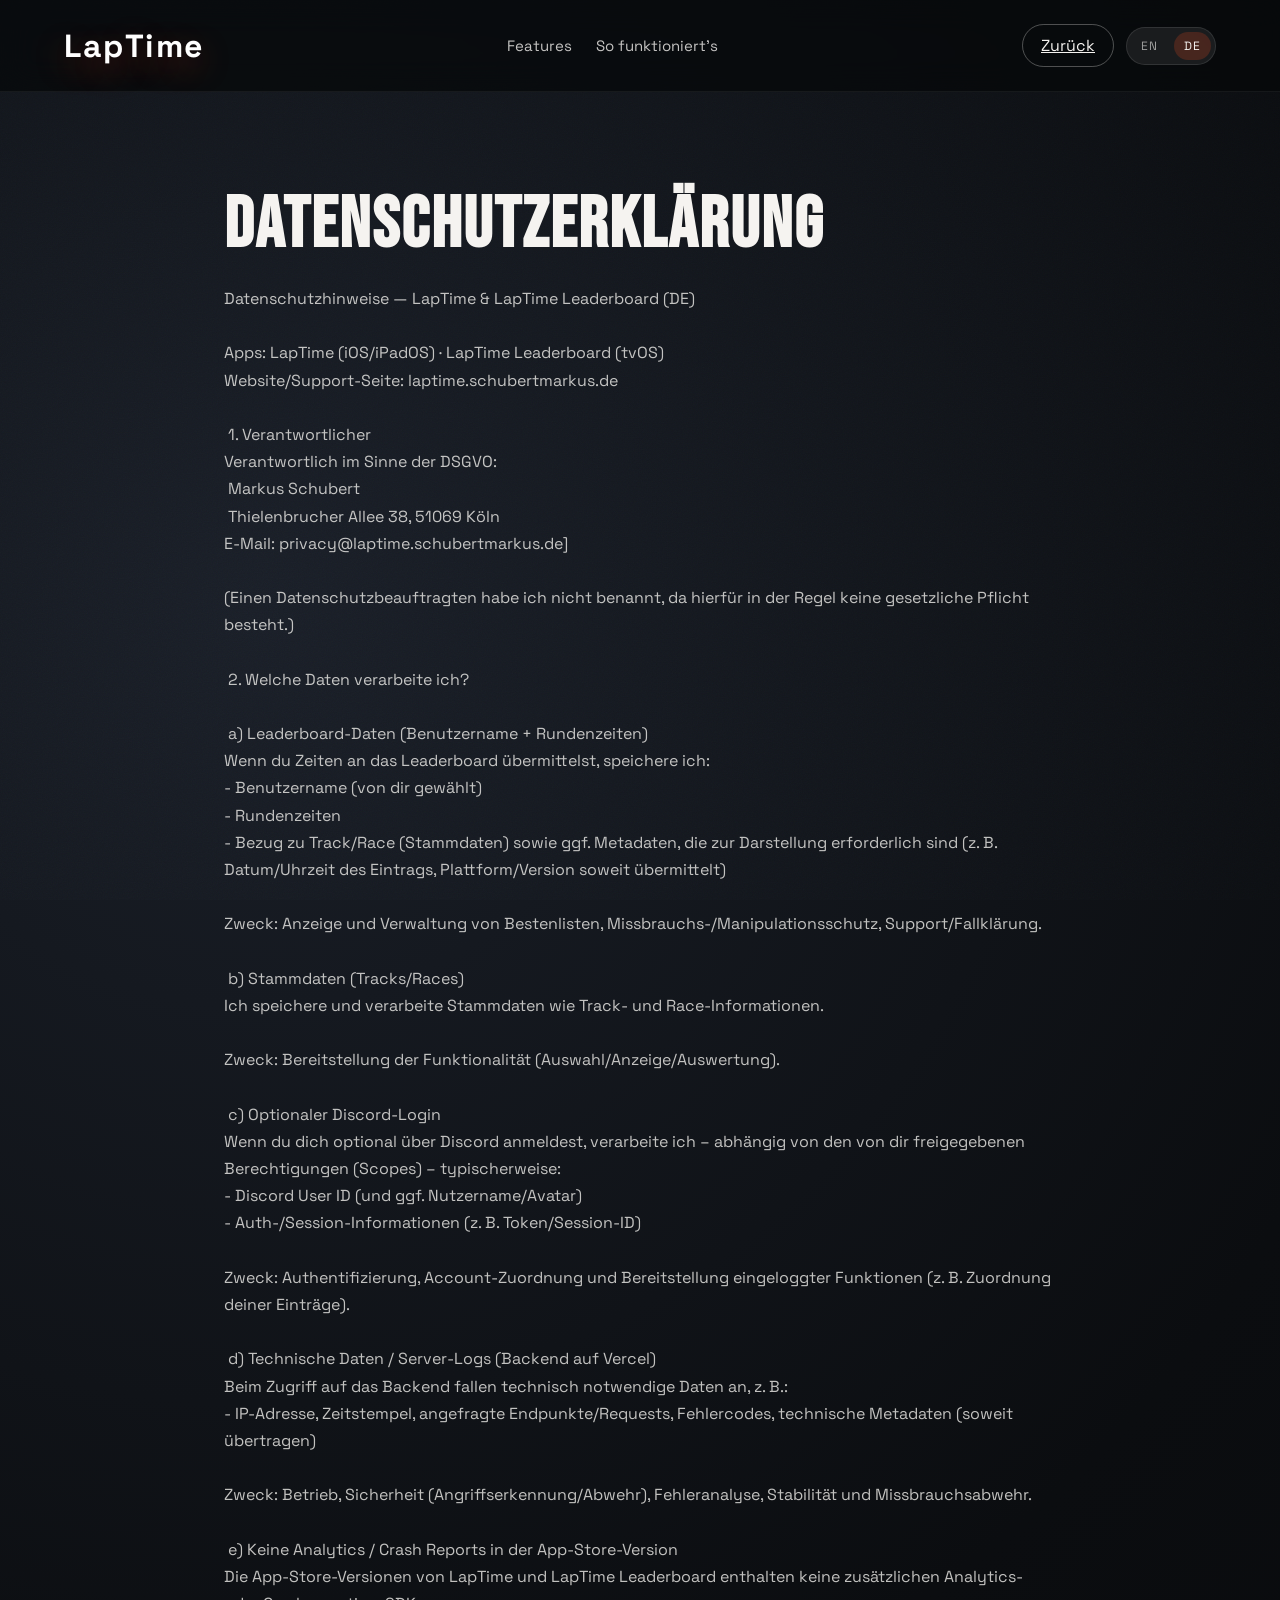
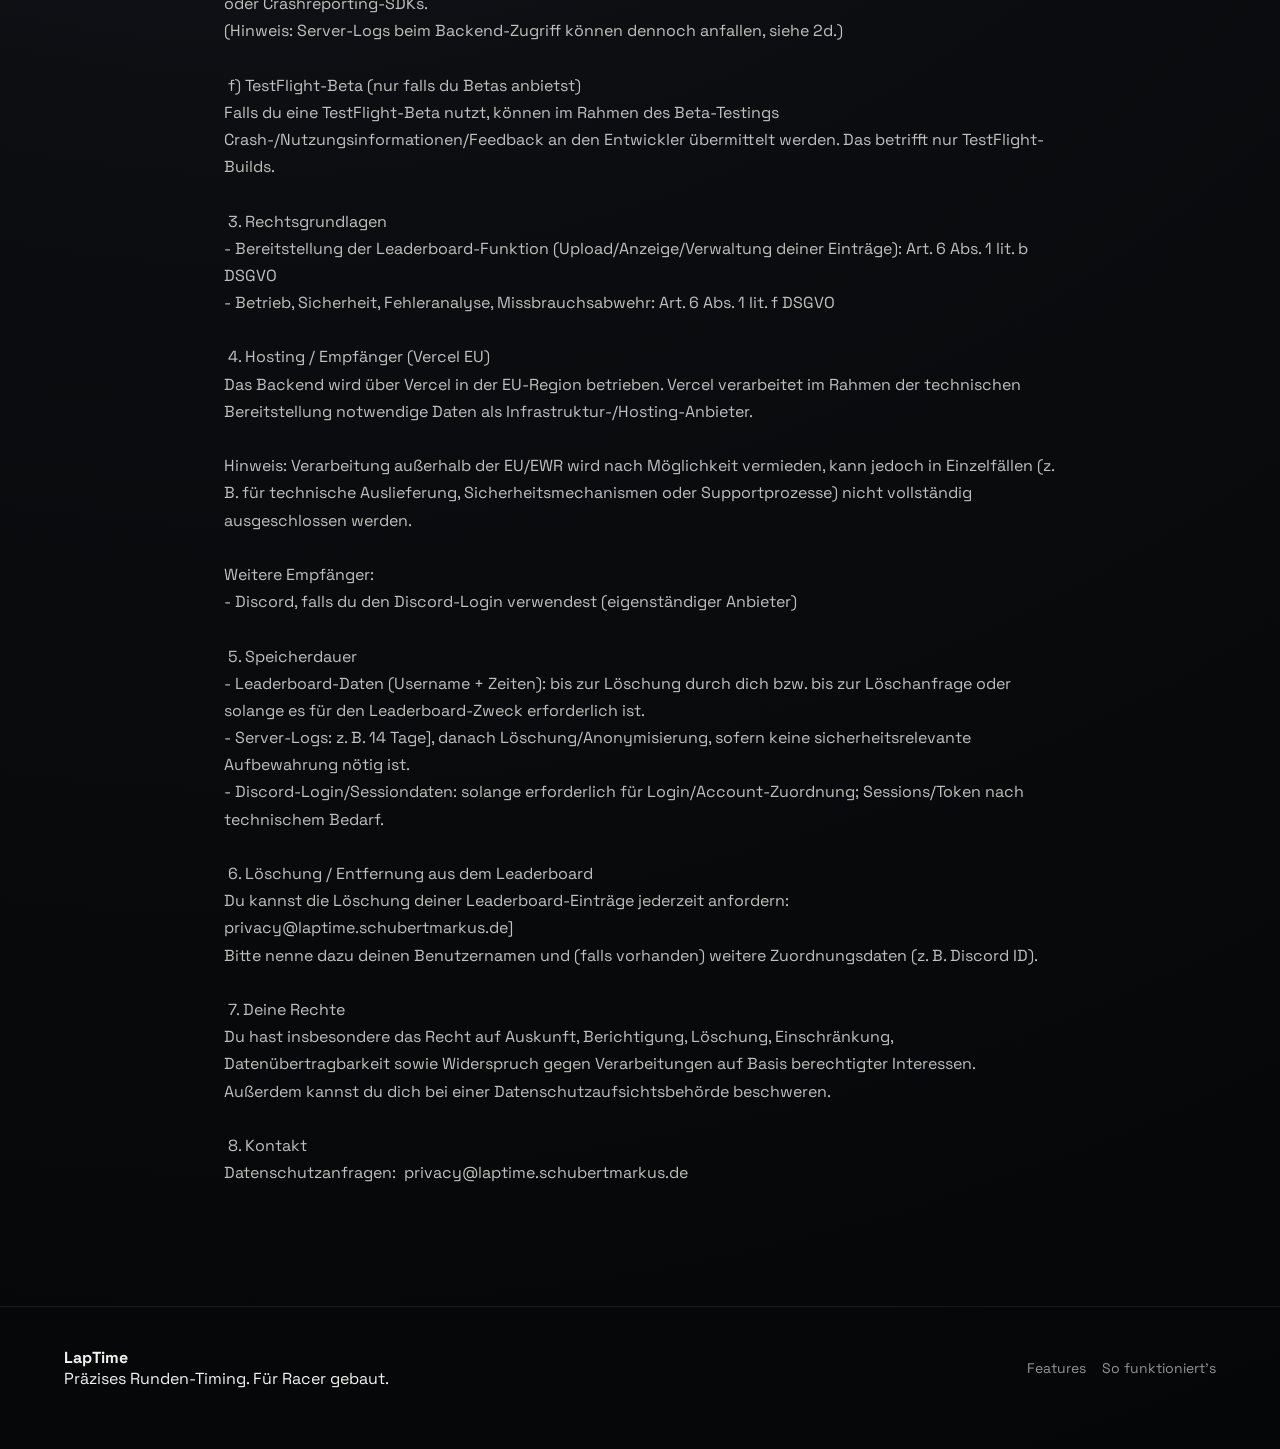
<file: de/datenschutz.html>
<!doctype html>
<html lang="de">
  <head>
    <meta charset="utf-8" />
    <meta name="viewport" content="width=device-width, initial-scale=1" />
    <title>LapTime — Datenschutzerklärung</title>
    <meta
      name="description"
      content="Datenschutzerklärung für die LapTime App mit kamera-basiertem Runden-Timing und Apple TV Live-Leaderboard." />
    <link rel="icon" href="../assets/favicon.png" type="image/png" />
    <link rel="preconnect" href="https://fonts.googleapis.com" />
    <link rel="preconnect" href="https://fonts.gstatic.com" crossorigin />
    <link
      href="https://fonts.googleapis.com/css2?family=Bebas+Neue&family=Space+Grotesk:wght@300;400;500;600;700&display=swap"
      rel="stylesheet" />
    <link rel="stylesheet" href="../styles.css" />
  </head>
  <body>
    <div class="noise"></div>
    <header class="nav">
      <div class="logo"><a href="../de/index.html">LapTime</a></div>
      <nav class="nav-links">
        <a href="../de/index.html#features">Features</a>
        <a href="../de/index.html#how">So funktioniert’s</a>
      </nav>
      <div class="nav-actions">
        <a class="ghost" href="../de/index.html" aria-label="Zurück zur LapTime Website">Zurück</a>
        <div class="lang-toggle" role="group" aria-label="Language toggle">
          <a class="lang-btn" data-lang="en" href="../en/privacy.html">EN</a>
          <a class="lang-btn" data-lang="de" href="../de/datenschutz.html">DE</a>
        </div>
      </div>
    </header>

    <main class="policy">
      <h1>Datenschutzerklärung</h1>
      <div class="md-content" data-md-src="../assets/privacy.de.md"></div>
    </main>

    <footer class="footer">
      <div>
        <strong>LapTime</strong>
        <p>Präzises Runden-Timing. Für Racer gebaut.</p>
      </div>
      <div class="footer-links">
        <a href="../de/index.html#features">Features</a>
        <a href="../de/index.html#how">So funktioniert’s</a>
      </div>
    </footer>

    <script src="../script.js"></script>
  </body>
</html>
</file>
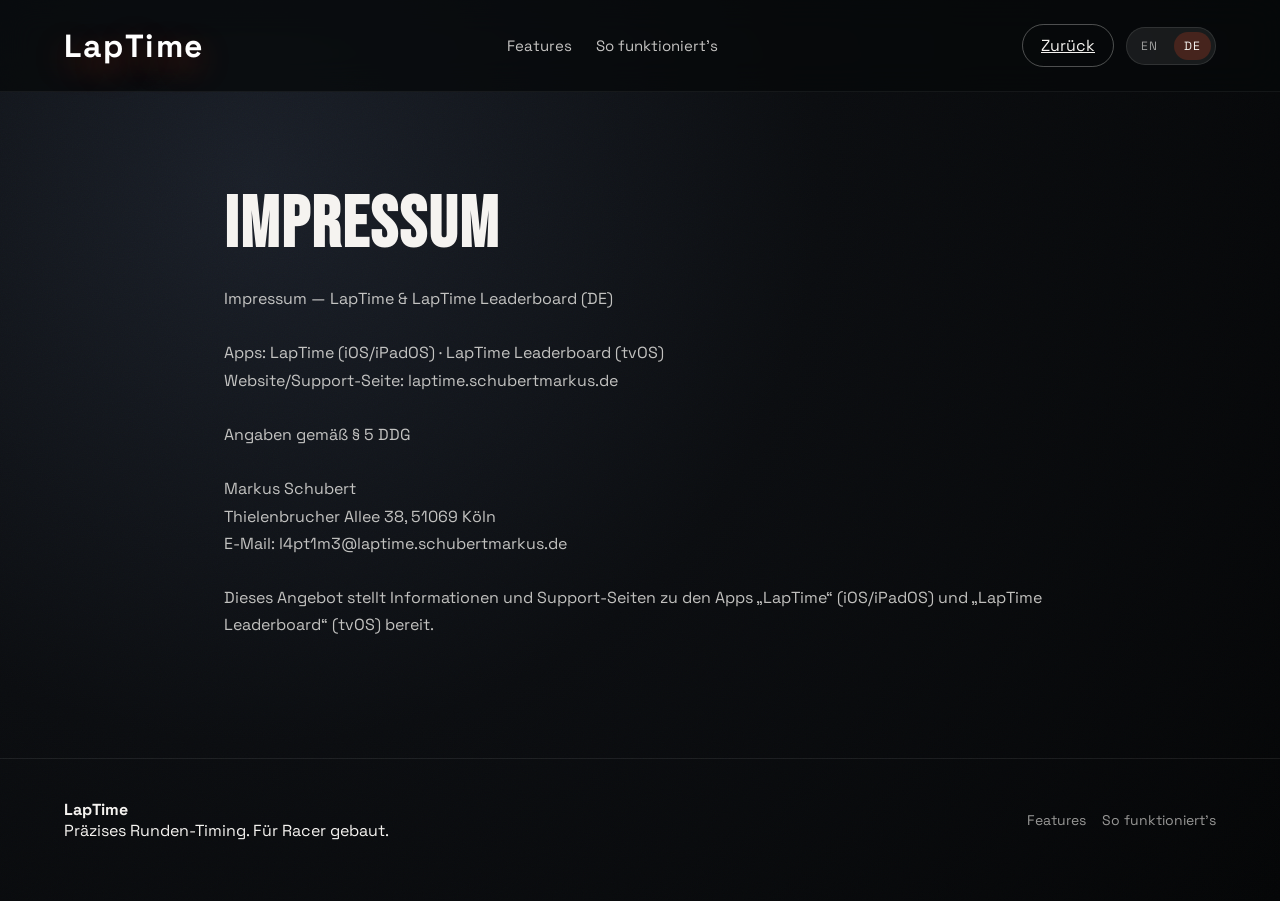
<file: de/impressum.html>
<!doctype html>
<html lang="de">
  <head>
    <meta charset="utf-8" />
    <meta name="viewport" content="width=device-width, initial-scale=1" />
    <title>LapTime — Impressum</title>
    <meta name="description" content="Impressum für LapTime." />
    <link rel="icon" href="../assets/favicon.png" type="image/png" />
    <link rel="preconnect" href="https://fonts.googleapis.com" />
    <link rel="preconnect" href="https://fonts.gstatic.com" crossorigin />
    <link
      href="https://fonts.googleapis.com/css2?family=Bebas+Neue&family=Space+Grotesk:wght@300;400;500;600;700&display=swap"
      rel="stylesheet" />
    <link rel="stylesheet" href="../styles.css" />
  </head>
  <body>
    <div class="noise"></div>
    <header class="nav">
      <div class="logo"><a href="../de/index.html">LapTime</a></div>
      <nav class="nav-links">
        <a href="../de/index.html#features">Features</a>
        <a href="../de/index.html#how">So funktioniert’s</a>
      </nav>
      <div class="nav-actions">
        <a class="ghost" href="../de/index.html" aria-label="Zurück zur LapTime Website">Zurück</a>
        <div class="lang-toggle" role="group" aria-label="Language toggle">
          <a class="lang-btn" data-lang="en" href="../en/imprint.html">EN</a>
          <a class="lang-btn" data-lang="de" href="../de/impressum.html">DE</a>
        </div>
      </div>
    </header>

    <main class="policy">
      <h1>Impressum</h1>
      <div class="md-content" data-md-src="../assets/imprint.de.md"></div>
    </main>

    <footer class="footer">
      <div>
        <strong>LapTime</strong>
        <p>Präzises Runden-Timing. Für Racer gebaut.</p>
      </div>
      <div class="footer-links">
        <a href="../de/index.html#features">Features</a>
        <a href="../de/index.html#how">So funktioniert’s</a>
      </div>
    </footer>

    <script src="../script.js"></script>
  </body>
</html>
</file>
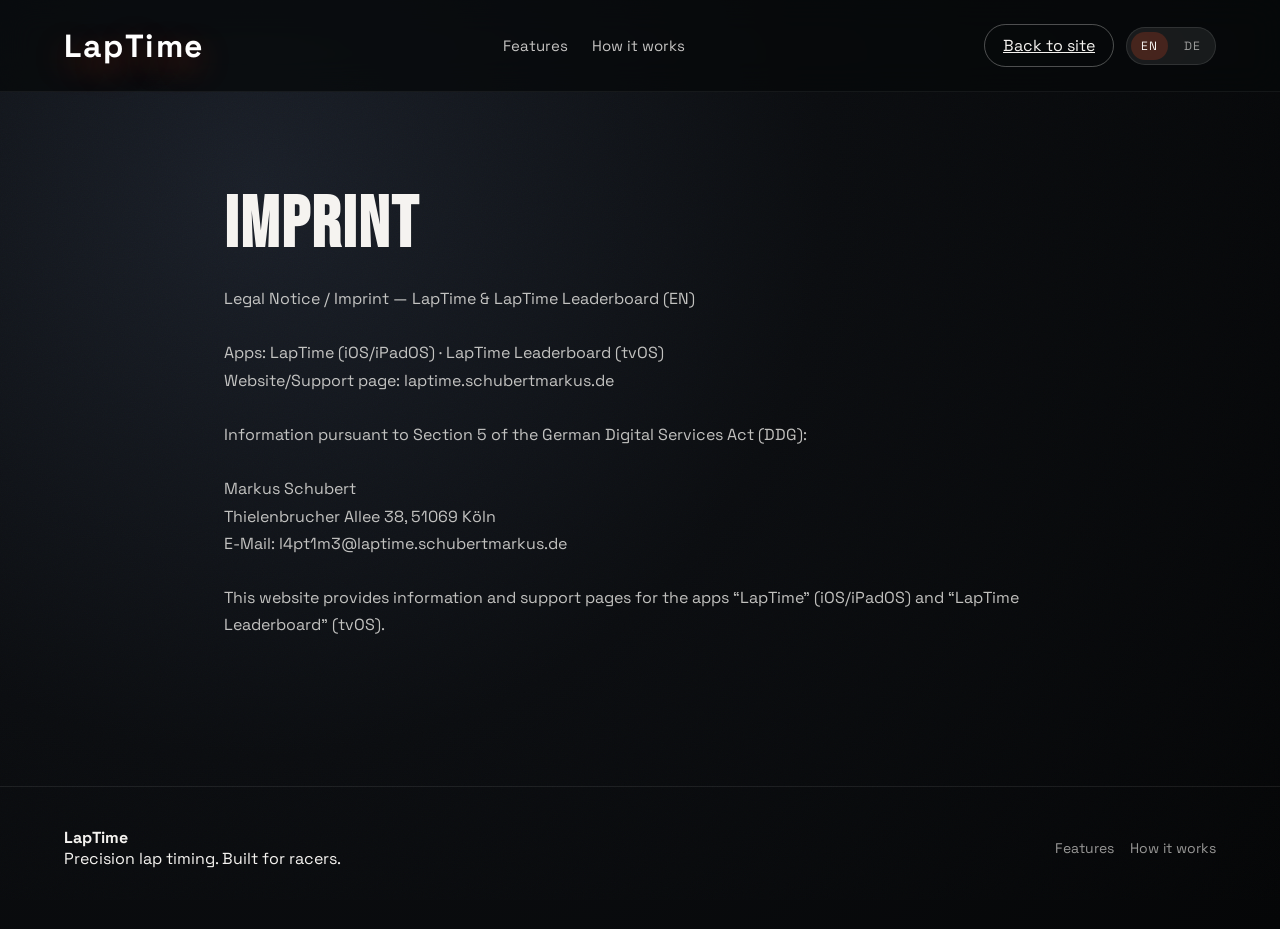
<file: en/imprint.html>
<!doctype html>
<html lang="en">
  <head>
    <meta charset="utf-8" />
    <meta name="viewport" content="width=device-width, initial-scale=1" />
    <title>LapTime — Imprint</title>
    <meta name="description" content="Imprint for LapTime." />
    <link rel="icon" href="../assets/favicon.png" type="image/png" />
    <link rel="preconnect" href="https://fonts.googleapis.com" />
    <link rel="preconnect" href="https://fonts.gstatic.com" crossorigin />
    <link
      href="https://fonts.googleapis.com/css2?family=Bebas+Neue&family=Space+Grotesk:wght@300;400;500;600;700&display=swap"
      rel="stylesheet" />
    <link rel="stylesheet" href="../styles.css" />
  </head>
  <body>
    <div class="noise"></div>
    <header class="nav">
      <div class="logo"><a href="../en/index.html">LapTime</a></div>
      <nav class="nav-links">
        <a href="../en/index.html#features">Features</a>
        <a href="../en/index.html#how">How it works</a>
      </nav>
      <div class="nav-actions">
        <a class="ghost" href="../en/index.html" aria-label="Back to LapTime">Back to site</a>
        <div class="lang-toggle" role="group" aria-label="Language toggle">
          <a class="lang-btn" data-lang="en" href="../en/imprint.html">EN</a>
          <a class="lang-btn" data-lang="de" href="../de/impressum.html">DE</a>
        </div>
      </div>
    </header>

    <main class="policy">
      <h1>Imprint</h1>
      <div class="md-content" data-md-src="../assets/imprint.en.md"></div>
    </main>

    <footer class="footer">
      <div>
        <strong>LapTime</strong>
        <p>Precision lap timing. Built for racers.</p>
      </div>
      <div class="footer-links">
        <a href="../en/index.html#features">Features</a>
        <a href="../en/index.html#how">How it works</a>
      </div>
    </footer>

    <script src="../script.js"></script>
  </body>
</html>
</file>
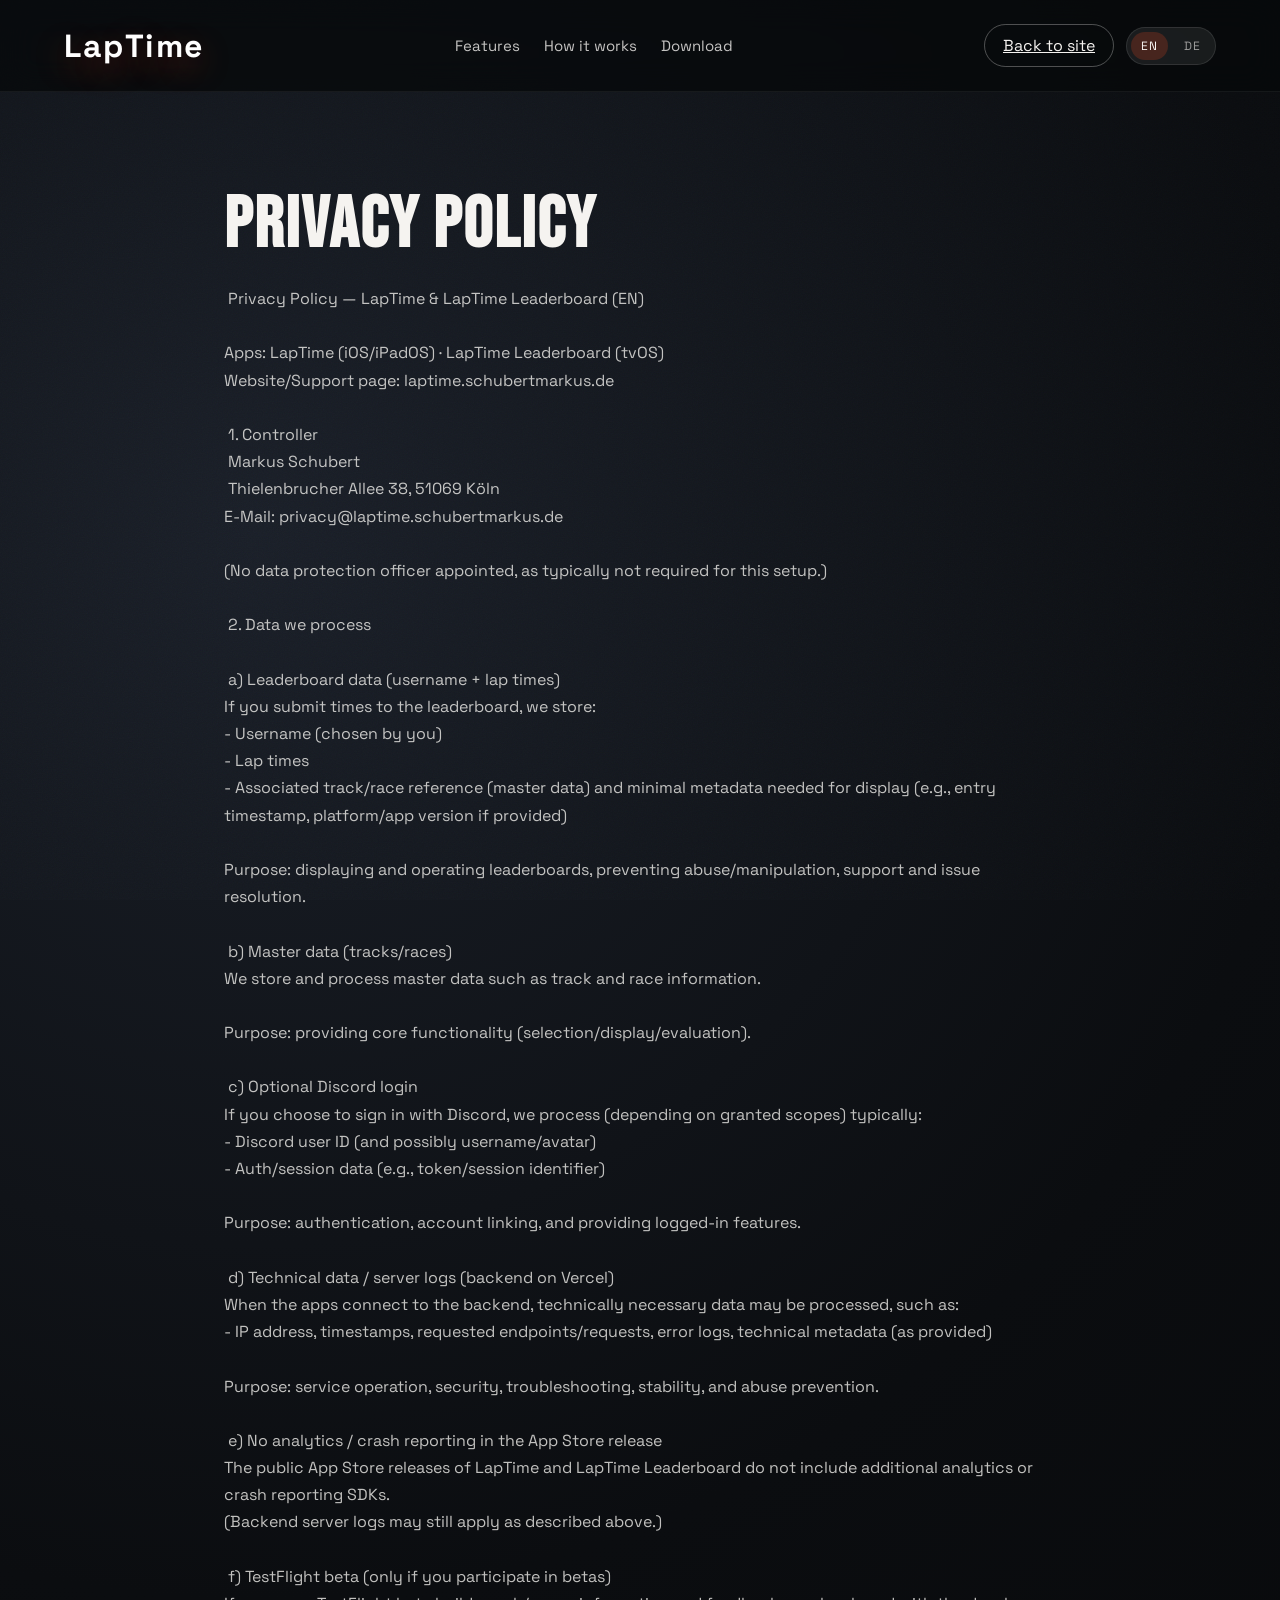
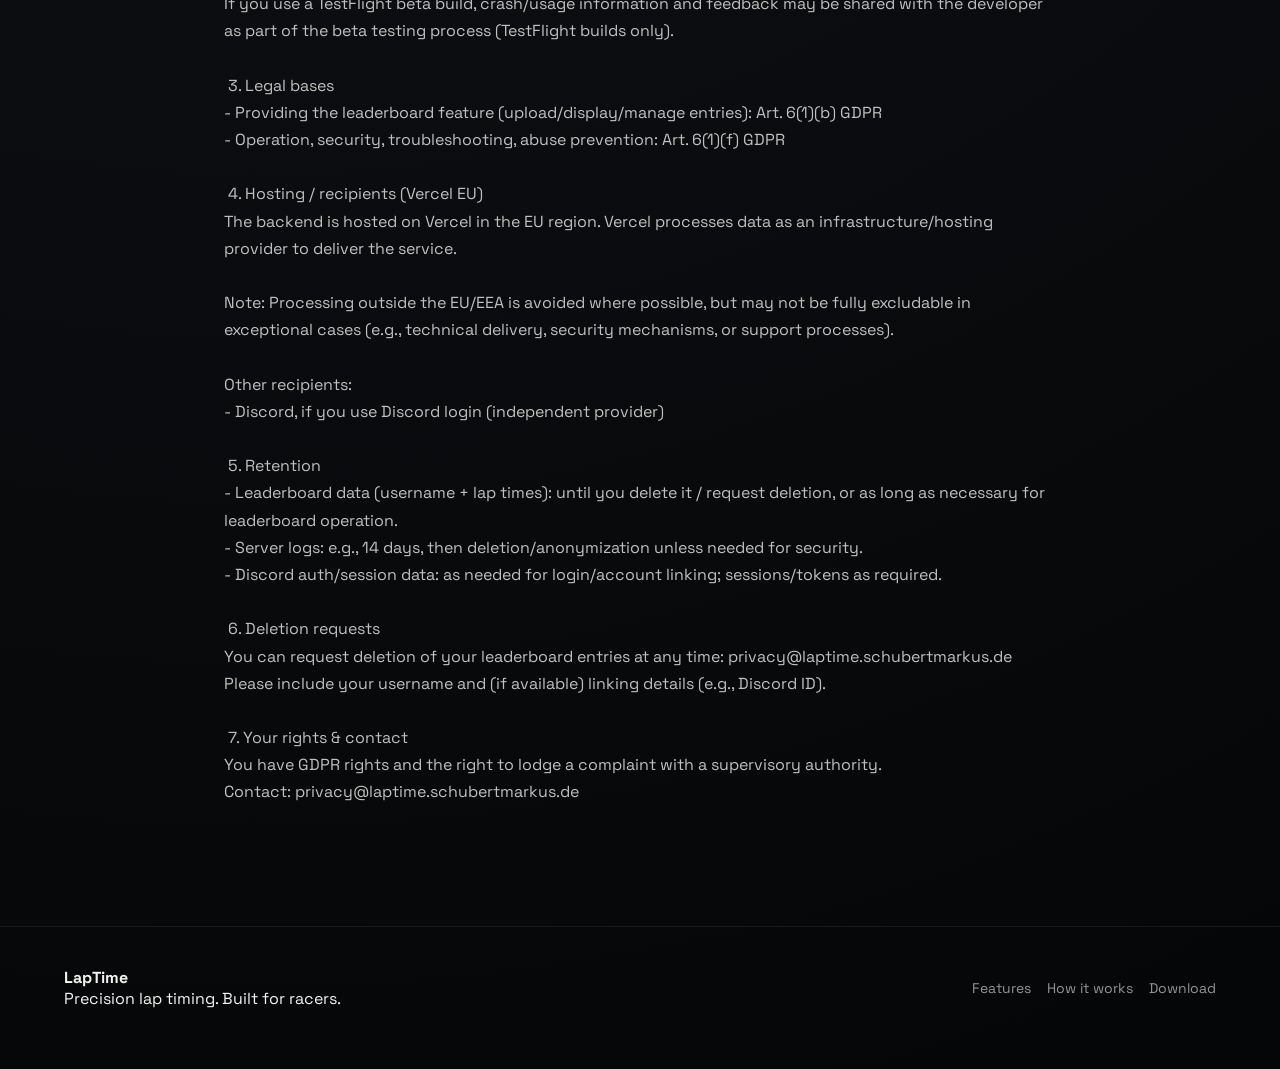
<file: en/privacy.html>
<!doctype html>
<html lang="en">
  <head>
    <meta charset="utf-8" />
    <meta name="viewport" content="width=device-width, initial-scale=1" />
    <title>LapTime — Privacy Policy</title>
    <meta
      name="description"
      content="Privacy Policy for the LapTime app, including camera-based lap timing, race data, and local network Apple TV sync." />
    <link rel="icon" href="../assets/favicon.png" type="image/png" />
    <link rel="preconnect" href="https://fonts.googleapis.com" />
    <link rel="preconnect" href="https://fonts.gstatic.com" crossorigin />
    <link
      href="https://fonts.googleapis.com/css2?family=Bebas+Neue&family=Space+Grotesk:wght@300;400;500;600;700&display=swap"
      rel="stylesheet" />
    <link rel="stylesheet" href="../styles.css" />
  </head>
  <body>
    <div class="noise"></div>
    <header class="nav">
      <div class="logo"><a href="../index.html">LapTime</a></div>
      <nav class="nav-links">
        <a href="../index.html#features">Features</a>
        <a href="../index.html#how">How it works</a>
        <a href="../index.html#download">Download</a>
      </nav>
      <div class="nav-actions">
        <a class="ghost" href="../index.html" aria-label="Back to LapTime">Back to site</a>
        <div class="lang-toggle" role="group" aria-label="Language toggle">
          <a class="lang-btn" data-lang="en" href="../en/privacy.html">EN</a>
          <a class="lang-btn" data-lang="de" href="../de/datenschutz.html">DE</a>
        </div>
      </div>
    </header>

    <main class="policy">
      <h1>Privacy Policy</h1>
      <div class="md-content" data-md-src="../assets/privacy.en.md"></div>
    </main>

    <footer class="footer">
      <div>
        <strong>LapTime</strong>
        <p>Precision lap timing. Built for racers.</p>
      </div>
      <div class="footer-links">
        <a href="../index.html#features">Features</a>
        <a href="../index.html#how">How it works</a>
        <a href="../index.html#download">Download</a>
      </div>
    </footer>

    <script src="../script.js"></script>
  </body>
</html>
</file>
<file: styles.css>
:root {
  --black: #0b0d10;
  --coal: #151a21;
  --steel: #222a34;
  --white: #f5f3f0;
  --orange: #ff4d1f;
  --red: #ff2b2b;
  --sand: #f6c9a0;
  --mint: #7bf0d8;
  --shadow: 0 20px 40px rgba(0, 0, 0, 0.35);
}

* {
  box-sizing: border-box;
  margin: 0;
  padding: 0;
}

body {
  font-family: "Space Grotesk", "Helvetica Neue", sans-serif;
  background: radial-gradient(circle at 20% 20%, #1a1f28 0%, #0b0d10 45%, #050607 100%);
  color: var(--white);
  min-height: 100vh;
  overflow-x: hidden;
}

.noise {
  position: fixed;
  inset: 0;
  background-image: url("data:image/svg+xml,%3Csvg width='160' height='160' viewBox='0 0 160 160' xmlns='http://www.w3.org/2000/svg'%3E%3Cfilter id='n'%3E%3CfeTurbulence type='fractalNoise' baseFrequency='0.8' numOctaves='3' stitchTiles='stitch'/%3E%3C/filter%3E%3Crect width='160' height='160' filter='url(%23n)' opacity='0.14'/%3E%3C/svg%3E");
  mix-blend-mode: soft-light;
  pointer-events: none;
  z-index: 1;
}

.nav {
  position: sticky;
  top: 0;
  z-index: 10;
  display: flex;
  align-items: center;
  justify-content: space-between;
  padding: 24px 64px;
  background: rgba(6, 8, 10, 0.75);
  backdrop-filter: blur(16px);
  border-bottom: 1px solid rgba(255, 255, 255, 0.06);
}

.logo {
  font-family: "Space Grotesk", "Helvetica Neue", sans-serif;
  font-size: 32px;
  letter-spacing: 1.5px;
  text-transform: none;
  font-weight: 800;
  color: #ffffff;
  text-shadow: 0 10px 30px rgba(255, 77, 31, 0.35);
}

.logo a {
  color: inherit;
  text-decoration: none;
}

.nav-links {
  display: flex;
  gap: 24px;
}

.nav-links a {
  text-decoration: none;
  color: rgba(245, 243, 240, 0.8);
  font-size: 15px;
  transition: color 0.3s ease;
}

.nav-links a:hover {
  color: var(--white);
}

button {
  border: none;
  font-family: inherit;
  cursor: pointer;
}

.nav-actions {
  display: flex;
  align-items: center;
  gap: 12px;
}

.lang-toggle {
  display: inline-flex;
  gap: 6px;
  padding: 4px;
  border-radius: 999px;
  background: rgba(255, 255, 255, 0.08);
  border: 1px solid rgba(255, 255, 255, 0.1);
}

.lang-btn {
  display: inline-flex;
  align-items: center;
  background: transparent;
  color: rgba(245, 243, 240, 0.6);
  padding: 6px 10px;
  border-radius: 999px;
  font-size: 12px;
  letter-spacing: 1px;
  text-decoration: none;
}

.lang-btn.is-active {
  background: rgba(255, 77, 31, 0.2);
  color: var(--white);
}

.ghost {
  background: transparent;
  color: var(--white);
  border: 1px solid rgba(245, 243, 240, 0.3);
  padding: 10px 18px;
  border-radius: 999px;
  transition: all 0.3s ease;
}

.ghost:hover {
  border-color: var(--orange);
  color: var(--orange);
}


.hero {
  display: grid;
  grid-template-columns: repeat(auto-fit, minmax(300px, 1fr));
  gap: 48px;
  align-items: center;
  padding: 90px 64px 60px;
  position: relative;
  z-index: 2;
}

.hero-copy h1 {
  font-family: "Bebas Neue", sans-serif;
  font-size: clamp(48px, 7vw, 96px);
  letter-spacing: 2px;
  margin: 18px 0;
}

.hero-copy p {
  font-size: 18px;
  line-height: 1.7;
  color: rgba(245, 243, 240, 0.8);
  max-width: 500px;
}

.pill {
  display: inline-flex;
  padding: 8px 16px;
  border-radius: 999px;
  background: rgba(255, 77, 31, 0.15);
  color: var(--sand);
  text-transform: uppercase;
  font-size: 12px;
  letter-spacing: 2px;
}

.cta-row {
  display: flex;
  flex-wrap: wrap;
  gap: 16px;
  margin: 30px 0;
  position: relative;
}

.primary {
  background: linear-gradient(130deg, var(--orange), var(--red));
  color: #fff;
  padding: 14px 28px;
  border-radius: 999px;
  box-shadow: 0 15px 30px rgba(255, 77, 31, 0.3);
  font-size: 15px;
  font-weight: 600;
}

.appstore {
  display: inline-flex;
  align-items: center;
  justify-content: center;
  padding: 6px 10px;
  border-radius: 0;
  background: transparent;
  color: var(--white);
  font-size: 15px;
  font-weight: 600;
  text-decoration: none;
  border: none;
  position: relative;
  z-index: 1;
}

.appstore img {
  height: 46px;
  width: auto;
  display: block;
}

.cta-note {
  position: absolute;
  left: 0;
  top: -18px;
  font-size: 20px;
  letter-spacing: 8px;
  font-weight: 800;
  color: rgba(255, 255, 255, 0.95);
  text-transform: uppercase;
  z-index: 0;
  text-align: left;
  text-shadow: 0 6px 18px rgba(0, 0, 0, 0.55);
}


.appstore.disabled {
  opacity: 0.55;
  cursor: not-allowed;
  pointer-events: none;
}

.secondary {
  background: rgba(245, 243, 240, 0.08);
  color: var(--white);
  padding: 14px 24px;
  border-radius: 999px;
  border: 1px solid rgba(255, 255, 255, 0.12);
}

.stats {
  display: grid;
  grid-template-columns: repeat(auto-fit, minmax(120px, 1fr));
  gap: 20px;
  margin-top: 30px;
}

.stats strong {
  font-size: 22px;
  display: block;
}

.stats span {
  font-size: 13px;
  color: rgba(245, 243, 240, 0.6);
}

.hero-media {
  display: flex;
  justify-content: center;
}

.media-frame {
  position: relative;
  background: linear-gradient(130deg, rgba(255, 255, 255, 0.08), rgba(255, 255, 255, 0));
  border-radius: 24px;
  padding: 28px;
  box-shadow: var(--shadow);
}

.media-frame img {
  width: min(480px, 90vw);
  display: block;
  border-radius: 20px;
}

.glow {
  position: absolute;
  inset: -30px;
  background: radial-gradient(circle at 70% 40%, rgba(255, 77, 31, 0.3), transparent 60%);
  z-index: -1;
}

.section {
  padding: 80px 64px;
  position: relative;
  z-index: 2;
}

.section-header {
  max-width: 520px;
  margin-bottom: 40px;
}

.eyebrow {
  text-transform: uppercase;
  letter-spacing: 3px;
  font-size: 12px;
  color: rgba(245, 243, 240, 0.6);
  margin-bottom: 12px;
}

.section h2 {
  font-size: clamp(32px, 4vw, 52px);
  font-family: "Bebas Neue", sans-serif;
  letter-spacing: 1.5px;
}

.feature-grid {
  display: grid;
  grid-template-columns: repeat(auto-fit, minmax(220px, 1fr));
  gap: 24px;
}

.card {
  background: var(--coal);
  padding: 24px;
  border-radius: 20px;
  border: 1px solid rgba(255, 255, 255, 0.06);
  box-shadow: var(--shadow);
}

.card h3 {
  font-size: 20px;
  margin-bottom: 10px;
}

.card p {
  color: rgba(245, 243, 240, 0.7);
  line-height: 1.6;
}

.split {
  display: grid;
  grid-template-columns: repeat(auto-fit, minmax(280px, 1fr));
  gap: 40px;
  align-items: center;
}

.split ol {
  margin-top: 24px;
  display: grid;
  gap: 18px;
  counter-reset: step;
}

.split ol li {
  list-style: none;
  padding-left: 56px;
  position: relative;
  line-height: 1.6;
}

.split ol li::before {
  counter-increment: step;
  content: counter(step);
  position: absolute;
  left: 0;
  top: 0;
  width: 40px;
  height: 40px;
  border-radius: 12px;
  background: rgba(123, 240, 216, 0.15);
  color: var(--mint);
  display: grid;
  place-items: center;
  font-weight: 600;
}

.split-panel {
  display: grid;
  gap: 18px;
}

.panel-card {
  background: linear-gradient(160deg, rgba(255, 255, 255, 0.08), rgba(255, 255, 255, 0));
  padding: 22px;
  border-radius: 18px;
  border: 1px solid rgba(255, 255, 255, 0.08);
}

.panel-card h3 {
  margin-bottom: 10px;
}

.story-grid {
  display: grid;
  grid-template-columns: repeat(auto-fit, minmax(260px, 1fr));
  gap: 20px;
}

.story {
  padding: 24px;
  border-radius: 20px;
  background: rgba(255, 255, 255, 0.05);
  border: 1px solid rgba(255, 255, 255, 0.08);
}

.story p {
  font-size: 16px;
  line-height: 1.6;
  margin-bottom: 16px;
}

.story span {
  color: rgba(245, 243, 240, 0.6);
  font-size: 13px;
}

.cta {
  padding-bottom: 120px;
}

.cta-card {
  display: flex;
  flex-wrap: wrap;
  gap: 30px;
  align-items: center;
  justify-content: space-between;
  padding: 36px;
  border-radius: 28px;
  background: linear-gradient(120deg, rgba(255, 77, 31, 0.18), rgba(123, 240, 216, 0.12));
  border: 1px solid rgba(255, 255, 255, 0.12);
}

.cta-actions {
  display: grid;
  gap: 12px;
}

.download-meta {
  color: rgba(245, 243, 240, 0.6);
  font-size: 13px;
}

.footer {
  display: flex;
  flex-wrap: wrap;
  gap: 20px;
  align-items: center;
  justify-content: space-between;
  padding: 40px 64px 60px;
  border-top: 1px solid rgba(255, 255, 255, 0.08);
}

.footer-links {
  display: flex;
  gap: 16px;
}

.footer a {
  color: rgba(245, 243, 240, 0.6);
  text-decoration: none;
  font-size: 14px;
}

.policy {
  max-width: 960px;
  margin: 0 auto;
  padding: 90px 64px 120px;
  position: relative;
  z-index: 2;
}

.policy h1 {
  font-family: "Bebas Neue", sans-serif;
  font-size: clamp(42px, 6vw, 72px);
  letter-spacing: 2px;
  margin-bottom: 16px;
}

.policy h2 {
  font-size: 22px;
  margin: 32px 0 12px;
}

.policy h3 {
  font-size: 18px;
  margin: 22px 0 10px;
}

.policy p,
.policy li {
  color: rgba(245, 243, 240, 0.78);
  line-height: 1.7;
  font-size: 16px;
}

.md-content {
  white-space: pre-wrap;
  color: rgba(245, 243, 240, 0.78);
  line-height: 1.7;
  font-size: 16px;
}

.policy ul {
  padding-left: 20px;
  margin: 12px 0;
}

.policy .updated {
  color: rgba(245, 243, 240, 0.55);
  font-size: 14px;
  margin-bottom: 24px;
}

.policy a {
  color: var(--sand);
  text-decoration: none;
}

.reveal {
  opacity: 0;
  transform: translateY(18px);
  transition: all 0.8s ease;
}

.reveal.show {
  opacity: 1;
  transform: translateY(0);
}

@media (max-width: 900px) {
  .nav {
    padding: 20px 24px;
  }

  .nav-links {
    display: none;
  }

  .hero,
  .section,
  .footer,
  .policy {
    padding-left: 24px;
    padding-right: 24px;
  }
}

@media (max-width: 600px) {
  .cta-card {
    padding: 26px;
  }

  .cta-row {
    flex-direction: column;
    align-items: flex-start;
  }
}
</file>
